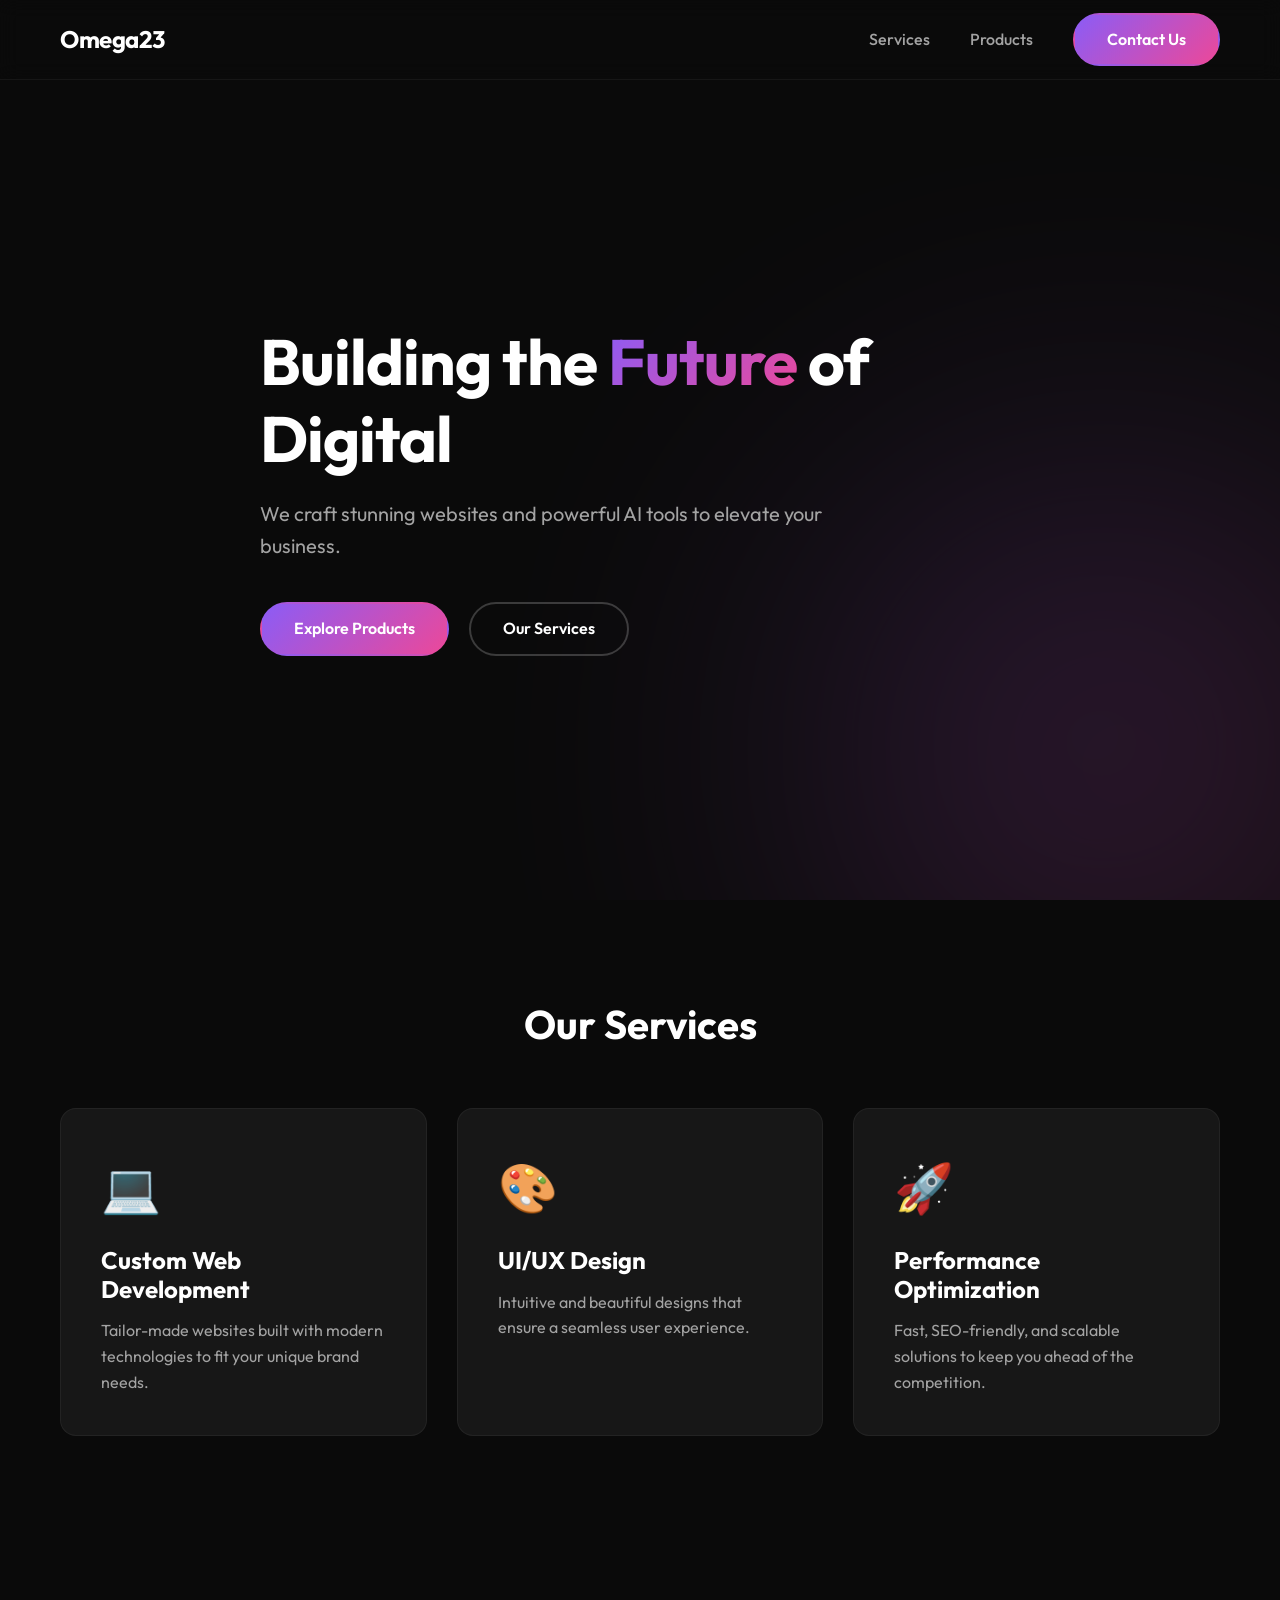
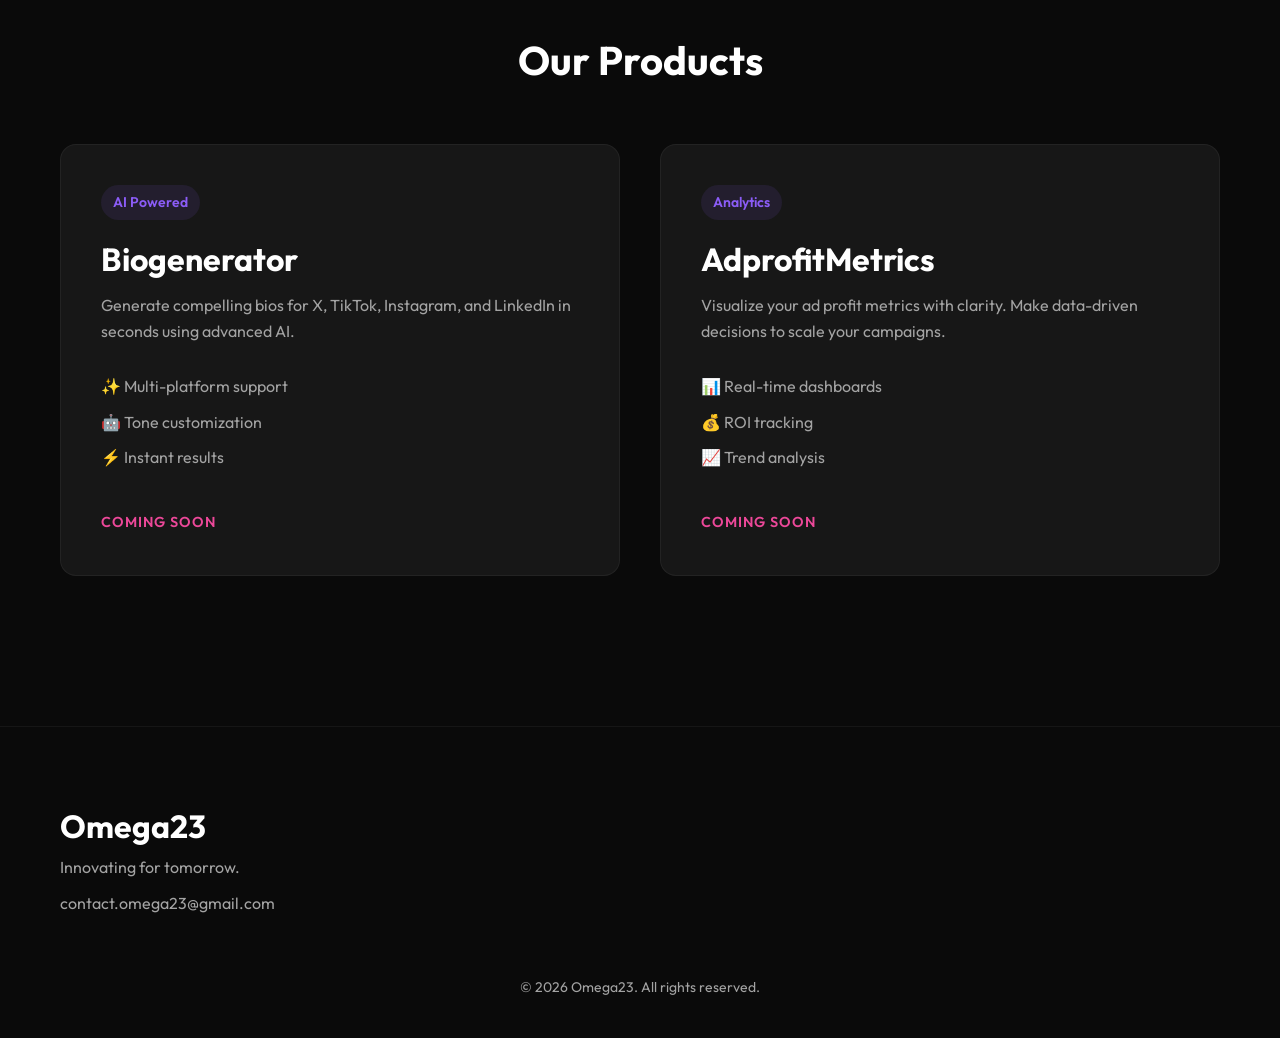
<file: index.html>
<!DOCTYPE html>
<html lang="en">

<head>
    <meta charset="UTF-8">
    <meta name="viewport" content="width=device-width, initial-scale=1.0">
    <title>Omega23 | Premium Web Development & AI Solutions</title>
    <meta name="description"
        content="Omega23 provides top-tier web development services and innovative AI tools like Biogenerator and AdprofitMetrics.">
    <link rel="preconnect" href="https://fonts.googleapis.com">
    <link rel="preconnect" href="https://fonts.gstatic.com" crossorigin>
    <link href="https://fonts.googleapis.com/css2?family=Outfit:wght@300;400;600;700&display=swap" rel="stylesheet">
    <link rel="stylesheet" href="style.css?v=3">
</head>

<body>
    <nav class="navbar">
        <div class="container nav-container">
            <a href="#" class="logo">Omega23</a>
            <ul class="nav-links">
                <li><a href="#services">Services</a></li>
                <li><a href="#products">Products</a></li>
                <li><a href="#contact" class="btn-primary">Contact Us</a></li>
            </ul>
            <div class="hamburger">
                <span></span>
                <span></span>
                <span></span>
            </div>
        </div>
    </nav>

    <header class="hero">
        <div class="container hero-content">
            <h1 class="hero-title">Building the <span class="gradient-text">Future</span> of Digital</h1>
            <p class="hero-subtitle">We craft stunning websites and powerful AI tools to elevate your business.</p>
            <div class="hero-buttons">
                <a href="#products" class="btn-primary">Explore Products</a>
                <a href="#services" class="btn-secondary">Our Services</a>
            </div>
        </div>
        <div class="hero-background"></div>
    </header>

    <section id="services" class="section services">
        <div class="container">
            <h2 class="section-title">Our Services</h2>
            <div class="grid-3">
                <div class="card service-card">
                    <div class="icon-box">💻</div>
                    <h3>Custom Web Development</h3>
                    <p>Tailor-made websites built with modern technologies to fit your unique brand needs.</p>
                </div>
                <div class="card service-card">
                    <div class="icon-box">🎨</div>
                    <h3>UI/UX Design</h3>
                    <p>Intuitive and beautiful designs that ensure a seamless user experience.</p>
                </div>
                <div class="card service-card">
                    <div class="icon-box">🚀</div>
                    <h3>Performance Optimization</h3>
                    <p>Fast, SEO-friendly, and scalable solutions to keep you ahead of the competition.</p>
                </div>
            </div>
        </div>
    </section>

    <section id="products" class="section products">
        <div class="container">
            <h2 class="section-title">Our Products</h2>
            <div class="grid-2">
                <div class="card product-card">
                    <div class="product-content">
                        <span class="badge">AI Powered</span>
                        <h3>Biogenerator</h3>
                        <p>Generate compelling bios for X, TikTok, Instagram, and LinkedIn in seconds using advanced AI.
                        </p>
                        <ul class="feature-list">
                            <li>✨ Multi-platform support</li>
                            <li>🤖 Tone customization</li>
                            <li>⚡ Instant results</li>
                        </ul>
                        <span class="coming-soon">Coming Soon</span>
                    </div>
                </div>
                <div class="card product-card">
                    <div class="product-content">
                        <span class="badge">Analytics</span>
                        <h3>AdprofitMetrics</h3>
                        <p>Visualize your ad profit metrics with clarity. Make data-driven decisions to scale your
                            campaigns.</p>
                        <ul class="feature-list">
                            <li>📊 Real-time dashboards</li>
                            <li>💰 ROI tracking</li>
                            <li>📈 Trend analysis</li>
                        </ul>
                        <span class="coming-soon">Coming Soon</span>
                    </div>
                </div>
            </div>
        </div>
    </section>

    <footer id="contact" class="footer">
        <div class="container footer-content">
            <div class="footer-brand">
                <h2>Omega23</h2>
                <p>Innovating for tomorrow.</p>
                <p style="margin-top: 10px;"><a href="mailto:contact.omega23@gmail.com">contact.omega23@gmail.com</a>
                </p>
            </div>

        </div>
        <div class="footer-bottom">
            <p>&copy; <span id="year">2025</span> Omega23. All rights reserved.</p>
        </div>
    </footer>

    <script src="script.js"></script>
</body>

</html>
</file>
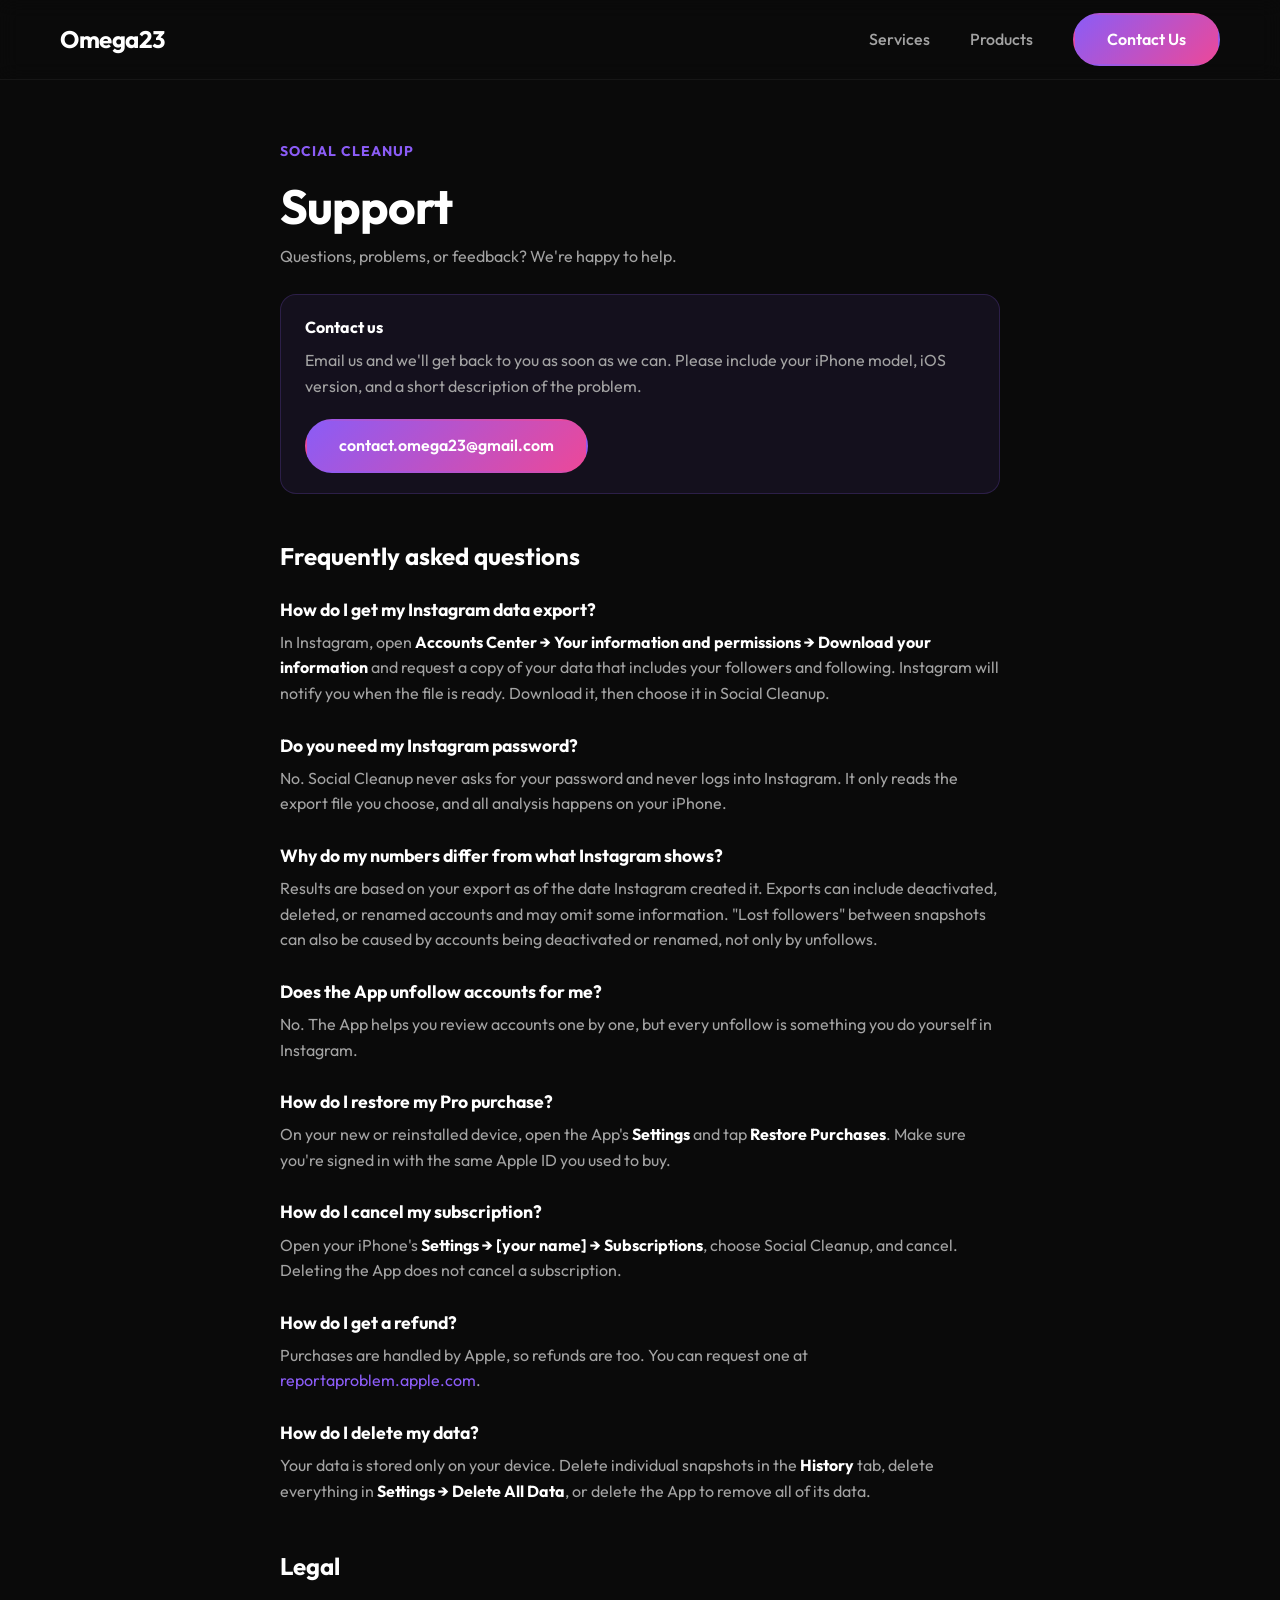
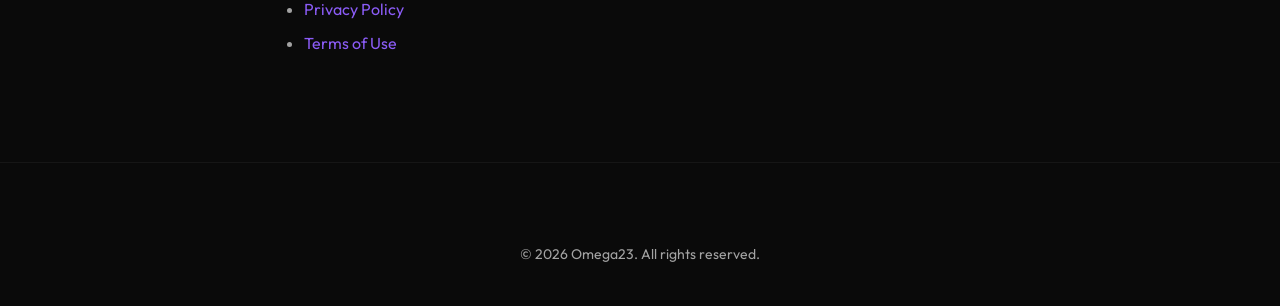
<file: support/index.html>
<!DOCTYPE html>
<html lang="en">

<head>
    <meta charset="UTF-8">
    <meta name="viewport" content="width=device-width, initial-scale=1.0">
    <title>Support | Social Cleanup | Omega23</title>
    <meta name="description" content="Help and support for the Social Cleanup iOS app by Omega23.">
    <link rel="preconnect" href="https://fonts.googleapis.com">
    <link rel="preconnect" href="https://fonts.gstatic.com" crossorigin>
    <link href="https://fonts.googleapis.com/css2?family=Outfit:wght@300;400;600;700&display=swap" rel="stylesheet">
    <link rel="stylesheet" href="/style.css?v=3">
</head>

<body>
    <nav class="navbar">
        <div class="container nav-container">
            <a href="/" class="logo">Omega23</a>
            <ul class="nav-links">
                <li><a href="/#services">Services</a></li>
                <li><a href="/#products">Products</a></li>
                <li><a href="/#contact" class="btn-primary">Contact Us</a></li>
            </ul>
            <div class="hamburger">
                <span></span>
                <span></span>
                <span></span>
            </div>
        </div>
    </nav>

    <main class="legal">
        <p class="legal-eyebrow">Social Cleanup</p>
        <h1>Support</h1>
        <p class="legal-meta">Questions, problems, or feedback? We&apos;re happy to help.</p>

        <div class="legal-callout">
            <strong>Contact us</strong>
            <p>
                Email us and we&apos;ll get back to you as soon as we can. Please include your iPhone model, iOS version,
                and a short description of the problem.
            </p>
            <a href="mailto:contact.omega23@gmail.com?subject=Social%20Cleanup%20Support"
                class="btn-primary">contact.omega23@gmail.com</a>
        </div>

        <h2>Frequently asked questions</h2>

        <h3>How do I get my Instagram data export?</h3>
        <p>
            In Instagram, open <strong>Accounts Center → Your information and permissions → Download your
                information</strong> and request a copy of your data that includes your followers and following.
            Instagram will notify you when the file is ready. Download it, then choose it in Social Cleanup.
        </p>

        <h3>Do you need my Instagram password?</h3>
        <p>
            No. Social Cleanup never asks for your password and never logs into Instagram. It only reads the export file
            you choose, and all analysis happens on your iPhone.
        </p>

        <h3>Why do my numbers differ from what Instagram shows?</h3>
        <p>
            Results are based on your export as of the date Instagram created it. Exports can include deactivated,
            deleted, or renamed accounts and may omit some information. &quot;Lost followers&quot; between snapshots can
            also be caused by accounts being deactivated or renamed, not only by unfollows.
        </p>

        <h3>Does the App unfollow accounts for me?</h3>
        <p>
            No. The App helps you review accounts one by one, but every unfollow is something you do yourself in
            Instagram.
        </p>

        <h3>How do I restore my Pro purchase?</h3>
        <p>
            On your new or reinstalled device, open the App&apos;s <strong>Settings</strong> and tap <strong>Restore
                Purchases</strong>. Make sure you&apos;re signed in with the same Apple ID you used to buy.
        </p>

        <h3>How do I cancel my subscription?</h3>
        <p>
            Open your iPhone&apos;s <strong>Settings → [your name] → Subscriptions</strong>, choose Social Cleanup, and
            cancel. Deleting the App does not cancel a subscription.
        </p>

        <h3>How do I get a refund?</h3>
        <p>
            Purchases are handled by Apple, so refunds are too. You can request one at
            <a href="https://reportaproblem.apple.com">reportaproblem.apple.com</a>.
        </p>

        <h3>How do I delete my data?</h3>
        <p>
            Your data is stored only on your device. Delete individual snapshots in the <strong>History</strong> tab,
            delete everything in <strong>Settings → Delete All Data</strong>, or delete the App to remove all of its
            data.
        </p>

        <h2>Legal</h2>
        <ul>
            <li><a href="/legal/socialclean/privacy">Privacy Policy</a></li>
            <li><a href="/legal/socialclean/terms">Terms of Use</a></li>
        </ul>
    </main>

    <footer class="footer">
        <div class="footer-bottom">
            <p>&copy; <span id="year">2026</span> Omega23. All rights reserved.</p>
        </div>
    </footer>

    <script src="/script.js"></script>
</body>

</html>
</file>
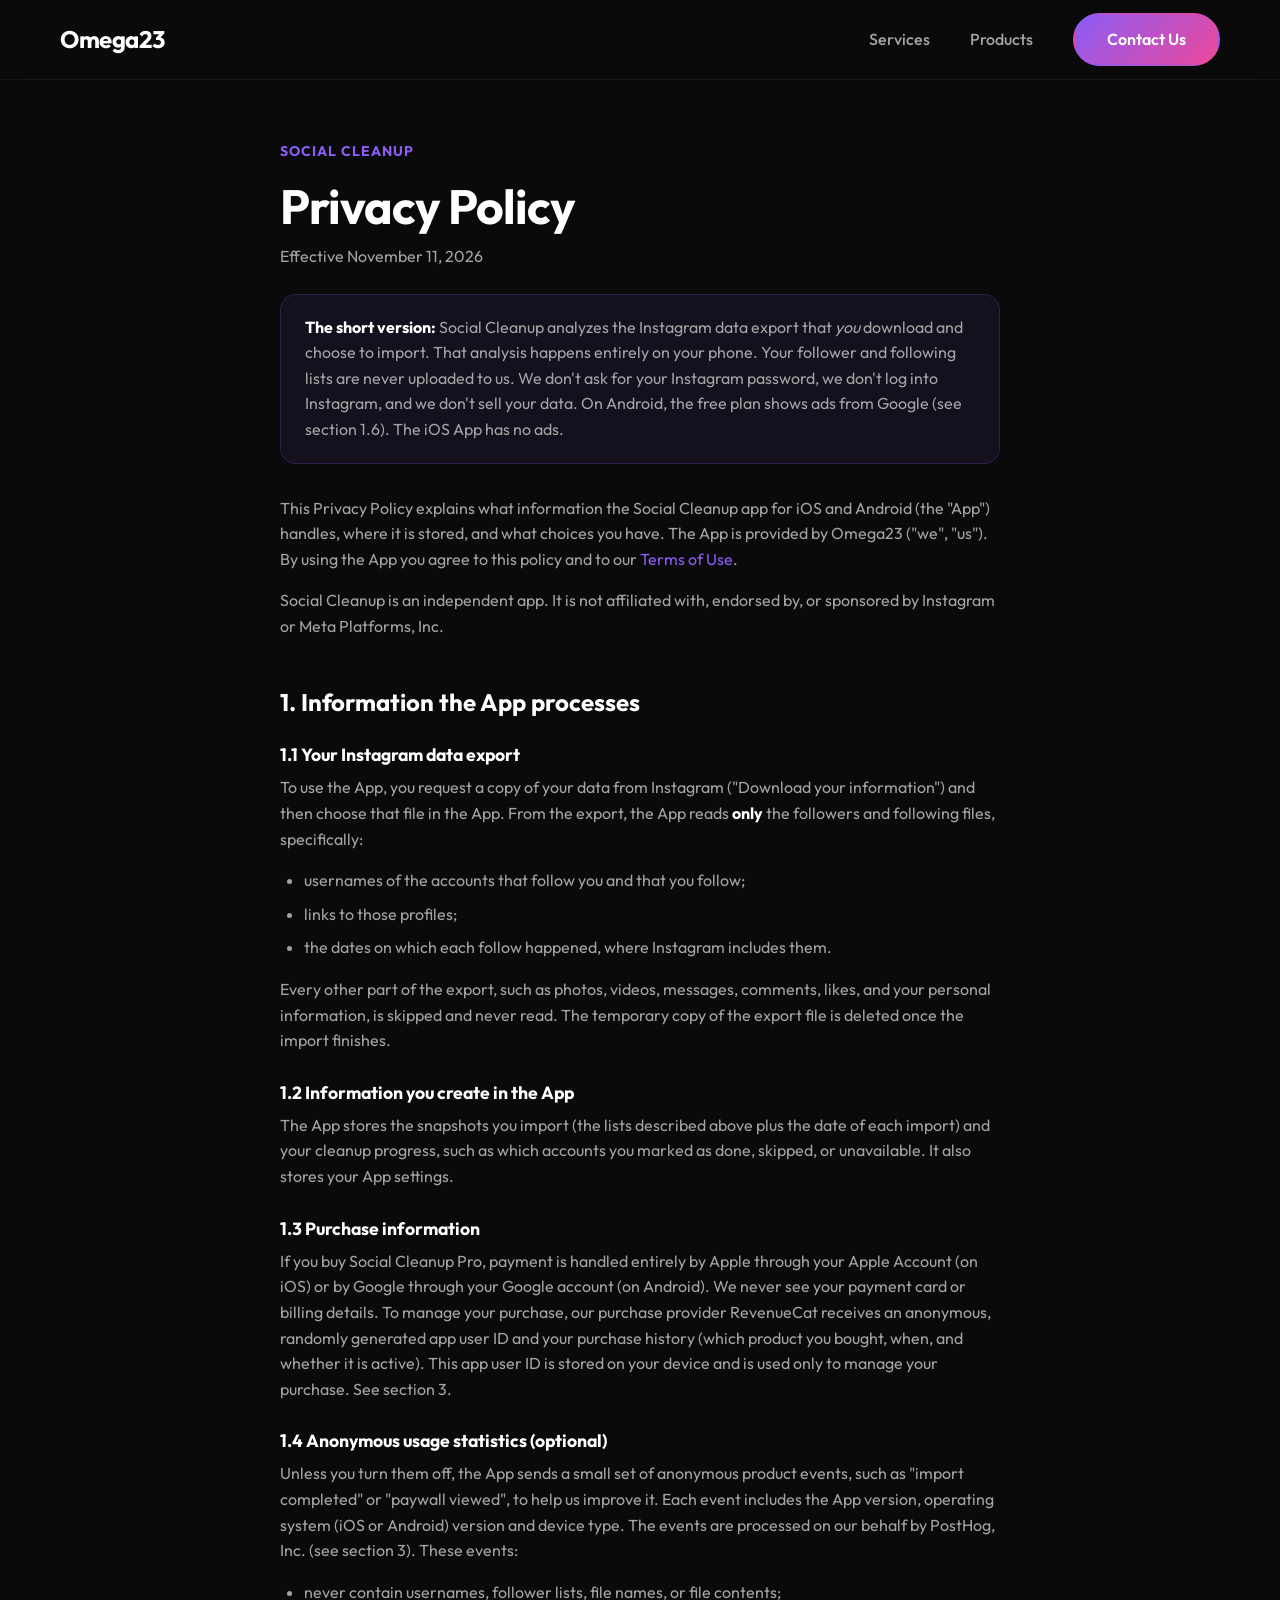
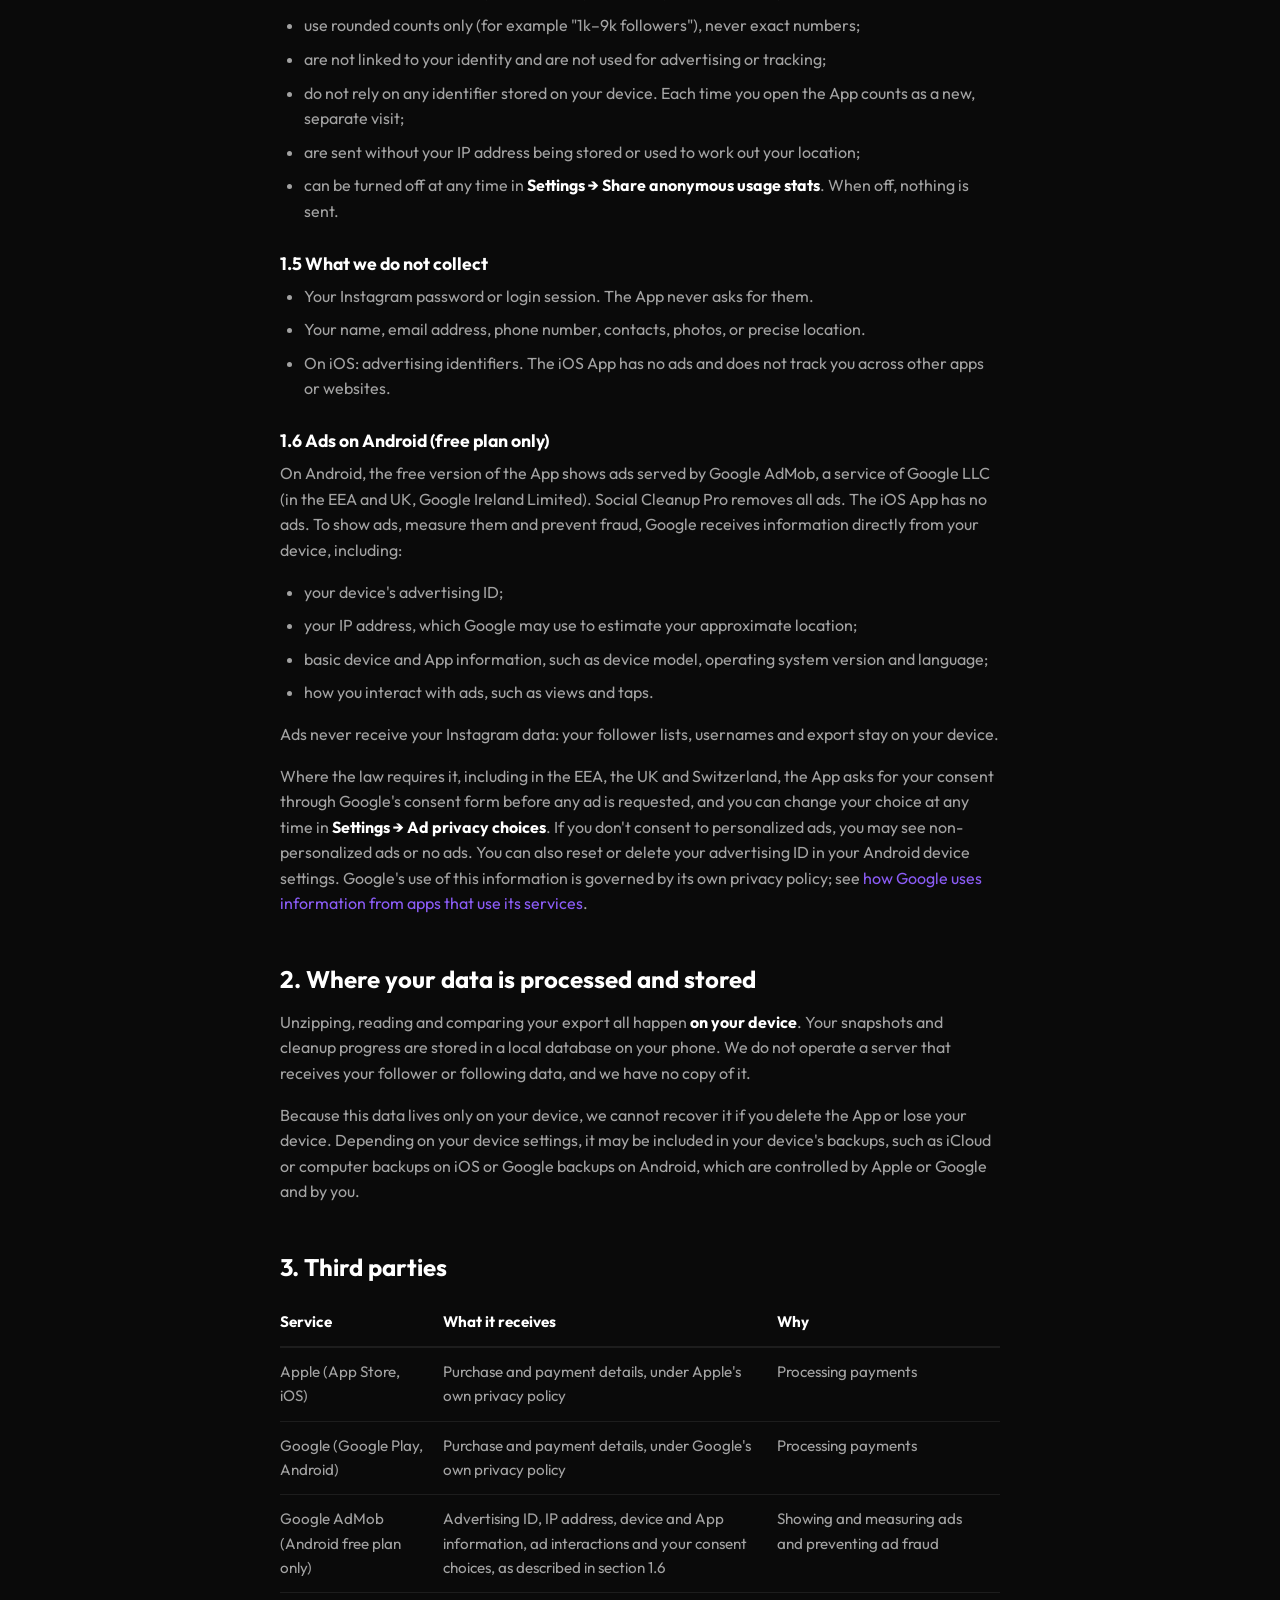
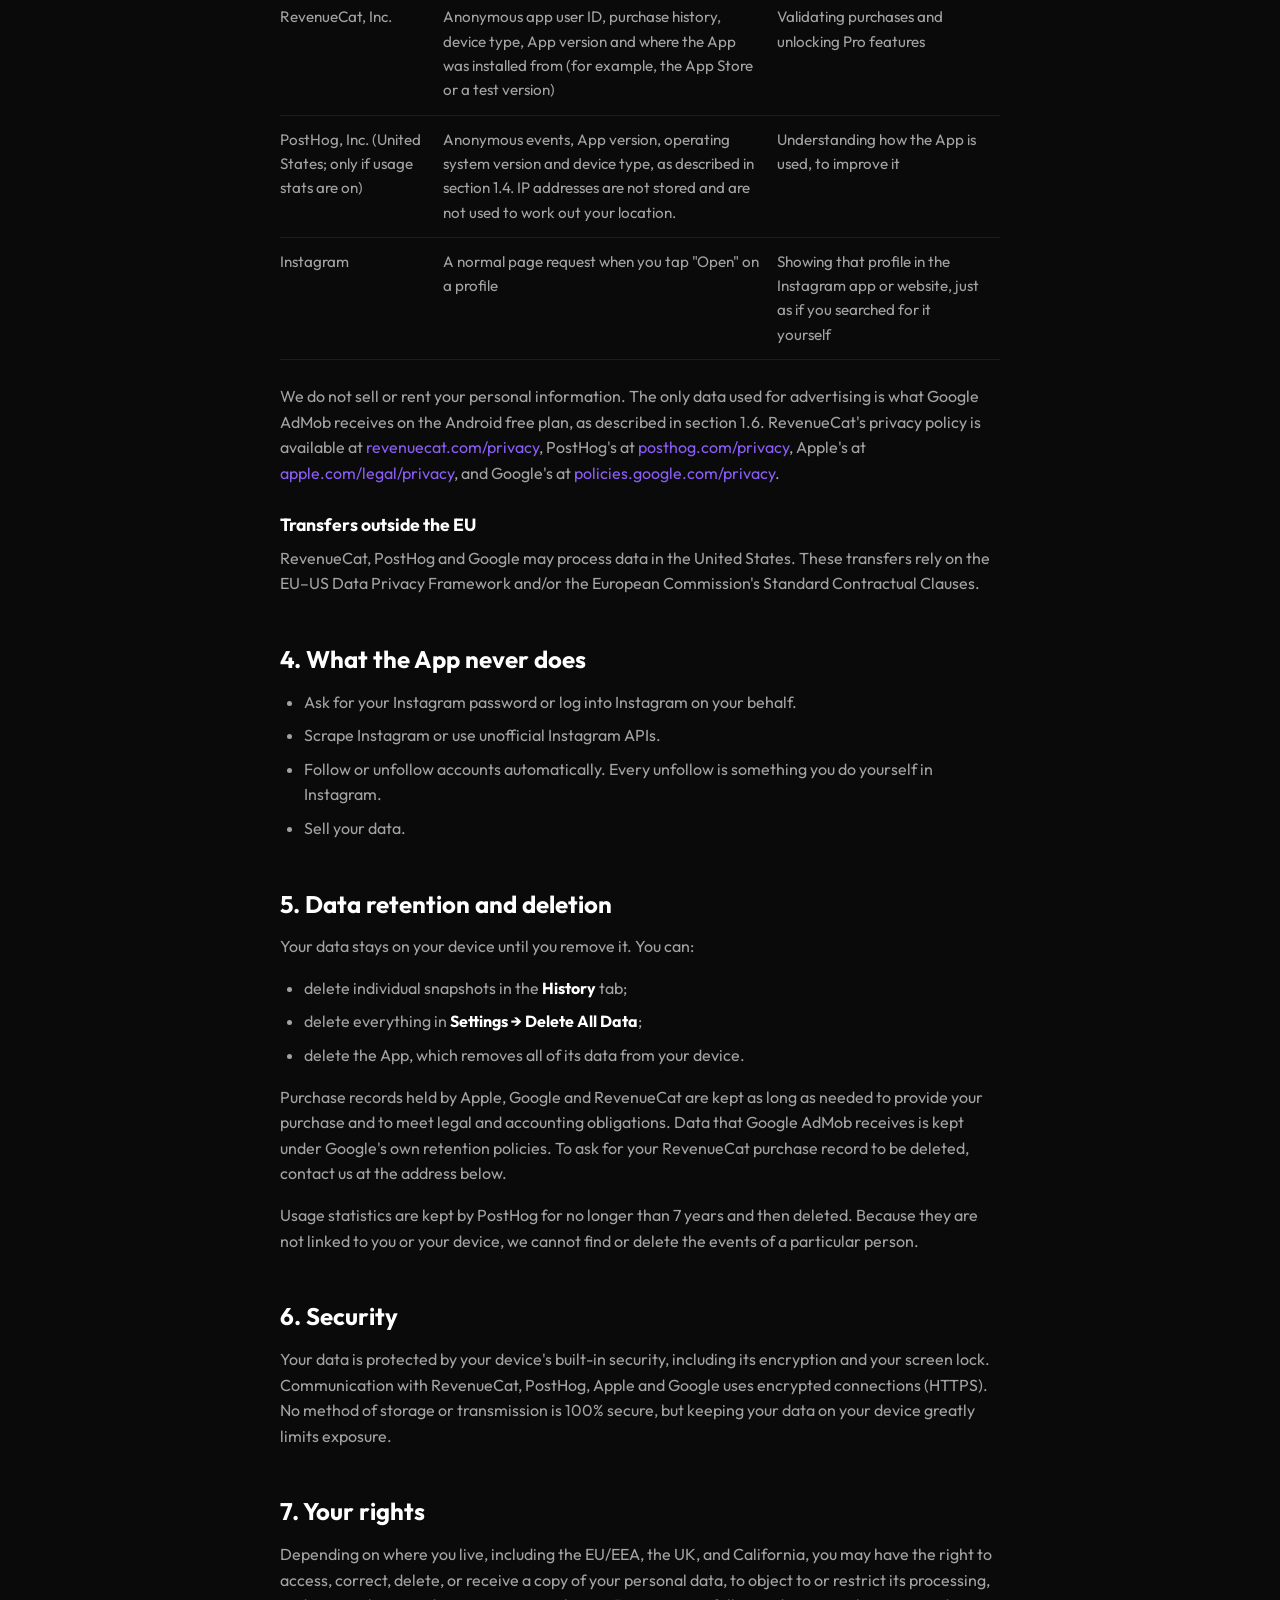
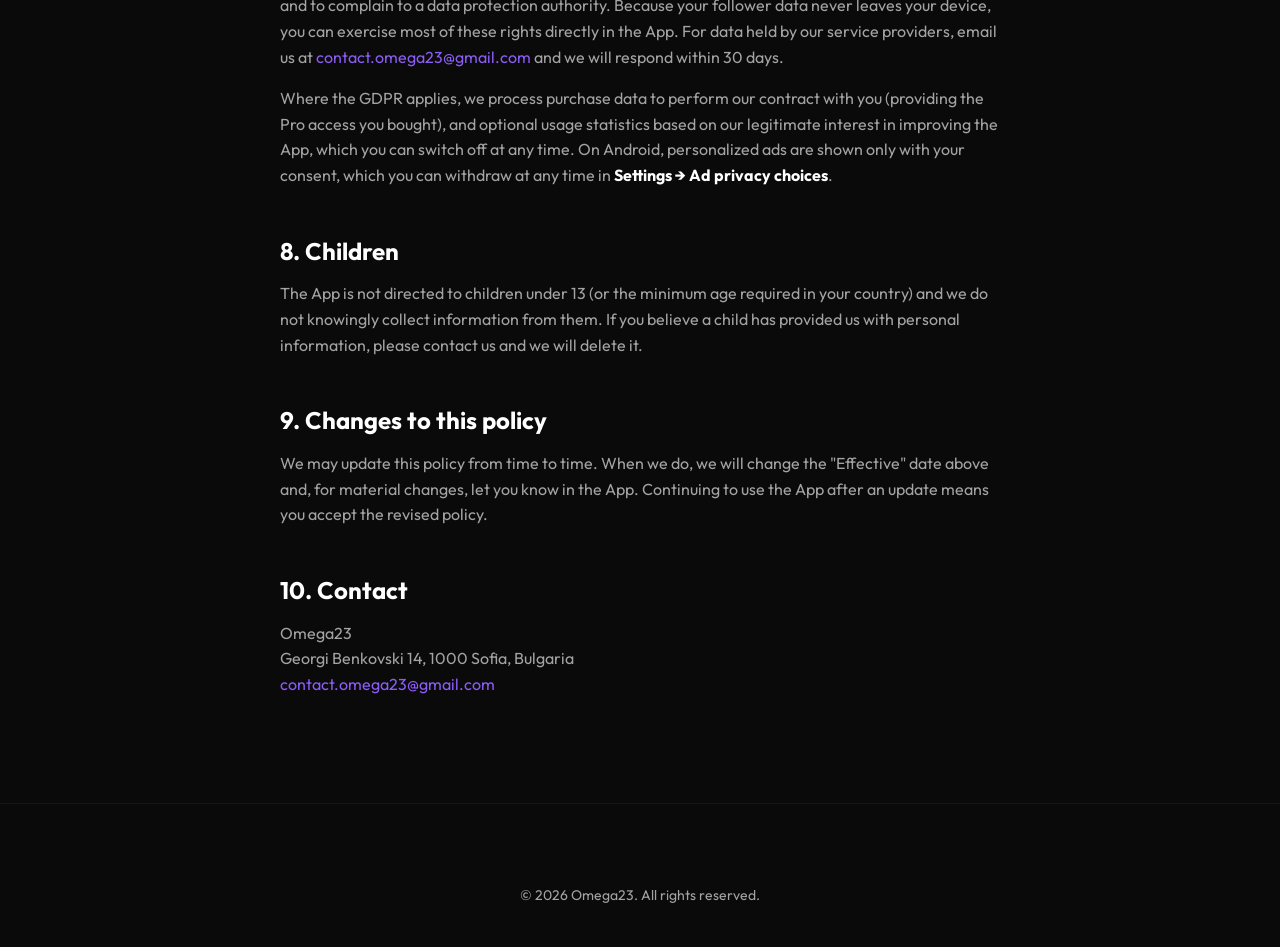
<file: legal/socialclean/privacy/index.html>
<!DOCTYPE html>
<html lang="en">

<head>
    <meta charset="UTF-8">
    <meta name="viewport" content="width=device-width, initial-scale=1.0">
    <title>Privacy Policy | Social Cleanup | Omega23</title>
    <meta name="description" content="Privacy Policy for the Social Cleanup app for iOS and Android by Omega23.">
    <link rel="preconnect" href="https://fonts.googleapis.com">
    <link rel="preconnect" href="https://fonts.gstatic.com" crossorigin>
    <link href="https://fonts.googleapis.com/css2?family=Outfit:wght@300;400;600;700&display=swap" rel="stylesheet">
    <link rel="stylesheet" href="/style.css?v=3">
</head>

<body>
    <nav class="navbar">
        <div class="container nav-container">
            <a href="/" class="logo">Omega23</a>
            <ul class="nav-links">
                <li><a href="/#services">Services</a></li>
                <li><a href="/#products">Products</a></li>
                <li><a href="/#contact" class="btn-primary">Contact Us</a></li>
            </ul>
            <div class="hamburger">
                <span></span>
                <span></span>
                <span></span>
            </div>
        </div>
    </nav>

    <main class="legal">
        <p class="legal-eyebrow">Social Cleanup</p>
        <h1>Privacy Policy</h1>
        <p class="legal-meta">Effective November 11, 2026</p>

        <div class="legal-callout">
            <strong>The short version:</strong> Social Cleanup analyzes the Instagram data export that <em>you</em>
            download and choose to import. That analysis happens entirely on your phone. Your follower and following
            lists are never uploaded to us. We don&apos;t ask for your Instagram password, we don&apos;t log into
            Instagram, and we don&apos;t sell your data. On Android, the free plan shows ads from Google (see section
            1.6). The iOS App has no ads.
        </div>

        <p>
            This Privacy Policy explains what information the Social Cleanup app for iOS and Android (the
            &quot;App&quot;) handles, where
            it is stored, and what choices you have. The App is provided by Omega23 (&quot;we&quot;, &quot;us&quot;). By
            using the App you agree to this policy and to our <a href="/legal/socialclean/terms">Terms of Use</a>.
        </p>
        <p>
            Social Cleanup is an independent app. It is not affiliated with, endorsed by, or sponsored by Instagram or
            Meta Platforms, Inc.
        </p>

        <h2>1. Information the App processes</h2>

        <h3>1.1 Your Instagram data export</h3>
        <p>
            To use the App, you request a copy of your data from Instagram (&quot;Download your information&quot;) and
            then choose that file in the App. From the export, the App reads <strong>only</strong> the followers and
            following files, specifically:
        </p>
        <ul>
            <li>usernames of the accounts that follow you and that you follow;</li>
            <li>links to those profiles;</li>
            <li>the dates on which each follow happened, where Instagram includes them.</li>
        </ul>
        <p>
            Every other part of the export, such as photos, videos, messages, comments, likes, and your personal
            information, is skipped and never read. The temporary copy of the export file is deleted once the import
            finishes.
        </p>

        <h3>1.2 Information you create in the App</h3>
        <p>
            The App stores the snapshots you import (the lists described above plus the date of each import) and your
            cleanup progress, such as which accounts you marked as done, skipped, or unavailable. It also stores your App
            settings.
        </p>

        <h3>1.3 Purchase information</h3>
        <p>
            If you buy Social Cleanup Pro, payment is handled entirely by Apple through your Apple Account (on iOS) or by
            Google through your Google account (on Android). We never see your payment card or billing details. To manage
            your purchase, our purchase provider RevenueCat receives an anonymous, randomly generated app user ID and
            your purchase history (which product you bought, when, and whether it is active). This app user ID is stored
            on your device and is used only to manage your purchase. See section 3.
        </p>

        <h3>1.4 Anonymous usage statistics (optional)</h3>
        <p>
            Unless you turn them off, the App sends a small set of anonymous product events, such as &quot;import
            completed&quot; or &quot;paywall viewed&quot;, to help us improve it. Each event includes the App version,
            operating system (iOS or Android) version and device type. The events are processed on our behalf by PostHog, Inc. (see section 3). These
            events:
        </p>
        <ul>
            <li>never contain usernames, follower lists, file names, or file contents;</li>
            <li>use rounded counts only (for example &quot;1k–9k followers&quot;), never exact numbers;</li>
            <li>are not linked to your identity and are not used for advertising or tracking;</li>
            <li>do not rely on any identifier stored on your device. Each time you open the App counts as a new, separate
                visit;</li>
            <li>are sent without your IP address being stored or used to work out your location;</li>
            <li>can be turned off at any time in <strong>Settings → Share anonymous usage stats</strong>. When off,
                nothing is sent.</li>
        </ul>

        <h3>1.5 What we do not collect</h3>
        <ul>
            <li>Your Instagram password or login session. The App never asks for them.</li>
            <li>Your name, email address, phone number, contacts, photos, or precise location.</li>
            <li>On iOS: advertising identifiers. The iOS App has no ads and does not track you across other apps or
                websites.</li>
        </ul>

        <h3>1.6 Ads on Android (free plan only)</h3>
        <p>
            On Android, the free version of the App shows ads served by Google AdMob, a service of Google LLC (in the EEA
            and UK, Google Ireland Limited). Social Cleanup Pro removes all ads. The iOS App has no ads. To show ads,
            measure them and prevent fraud, Google receives information directly from your device, including:
        </p>
        <ul>
            <li>your device&apos;s advertising ID;</li>
            <li>your IP address, which Google may use to estimate your approximate location;</li>
            <li>basic device and App information, such as device model, operating system version and language;</li>
            <li>how you interact with ads, such as views and taps.</li>
        </ul>
        <p>
            Ads never receive your Instagram data: your follower lists, usernames and export stay on your device.
        </p>
        <p>
            Where the law requires it, including in the EEA, the UK and Switzerland, the App asks for your consent through
            Google&apos;s consent form before any ad is requested, and you can change your choice at any time in
            <strong>Settings → Ad privacy choices</strong>. If you don&apos;t consent to personalized ads, you may
            see non-personalized ads or no ads. You can also reset or delete your advertising ID in your Android device
            settings. Google&apos;s use of this information is governed by its own privacy policy; see
            <a href="https://policies.google.com/technologies/partner-sites">how Google uses information from apps that
                use its services</a>.
        </p>

        <h2>2. Where your data is processed and stored</h2>
        <p>
            Unzipping, reading and comparing your export all happen <strong>on your device</strong>. Your snapshots and
            cleanup progress are stored in a local database on your phone. We do not operate a server that receives your
            follower or following data, and we have no copy of it.
        </p>
        <p>
            Because this data lives only on your device, we cannot recover it if you delete the App or lose your device.
            Depending on your device settings, it may be included in your device&apos;s backups, such as iCloud or
            computer backups on iOS or Google backups on Android, which are controlled by Apple or Google and by you.
        </p>

        <h2>3. Third parties</h2>
        <div class="legal-table-wrap">
            <table>
                <thead>
                    <tr>
                        <th>Service</th>
                        <th>What it receives</th>
                        <th>Why</th>
                    </tr>
                </thead>
                <tbody>
                    <tr>
                        <td>Apple (App Store, iOS)</td>
                        <td>Purchase and payment details, under Apple&apos;s own privacy policy</td>
                        <td>Processing payments</td>
                    </tr>
                    <tr>
                        <td>Google (Google Play, Android)</td>
                        <td>Purchase and payment details, under Google&apos;s own privacy policy</td>
                        <td>Processing payments</td>
                    </tr>
                    <tr>
                        <td>Google AdMob (Android free plan only)</td>
                        <td>Advertising ID, IP address, device and App information, ad interactions and your consent
                            choices, as described in section 1.6</td>
                        <td>Showing and measuring ads and preventing ad fraud</td>
                    </tr>
                    <tr>
                        <td>RevenueCat, Inc.</td>
                        <td>Anonymous app user ID, purchase history, device type, App version and where the App was
                            installed from (for example, the App Store or a test version)</td>
                        <td>Validating purchases and unlocking Pro features</td>
                    </tr>
                    <tr>
                        <td>PostHog, Inc. (United States; only if usage stats are on)</td>
                        <td>Anonymous events, App version, operating system version and device type, as described in
                            section 1.4.
                            IP addresses are not stored and are not used to work out your location.</td>
                        <td>Understanding how the App is used, to improve it</td>
                    </tr>
                    <tr>
                        <td>Instagram</td>
                        <td>A normal page request when you tap &quot;Open&quot; on a profile</td>
                        <td>Showing that profile in the Instagram app or website, just as if you searched for it
                            yourself</td>
                    </tr>
                </tbody>
            </table>
        </div>
        <p>
            We do not sell or rent your personal information. The only data used for advertising is what Google AdMob
            receives on the Android free plan, as described in section 1.6. RevenueCat&apos;s privacy policy
            is available at <a href="https://www.revenuecat.com/privacy">revenuecat.com/privacy</a>, PostHog&apos;s at
            <a href="https://posthog.com/privacy">posthog.com/privacy</a>, Apple&apos;s at
            <a href="https://www.apple.com/legal/privacy/">apple.com/legal/privacy</a>, and Google&apos;s at
            <a href="https://policies.google.com/privacy">policies.google.com/privacy</a>.
        </p>

        <h3>Transfers outside the EU</h3>
        <p>
            RevenueCat, PostHog and Google may process data in the United States. These transfers rely on the EU–US Data
            Privacy Framework and/or the European Commission&apos;s Standard Contractual Clauses.
        </p>

        <h2>4. What the App never does</h2>
        <ul>
            <li>Ask for your Instagram password or log into Instagram on your behalf.</li>
            <li>Scrape Instagram or use unofficial Instagram APIs.</li>
            <li>Follow or unfollow accounts automatically. Every unfollow is something you do yourself in Instagram.</li>
            <li>Sell your data.</li>
        </ul>

        <h2>5. Data retention and deletion</h2>
        <p>Your data stays on your device until you remove it. You can:</p>
        <ul>
            <li>delete individual snapshots in the <strong>History</strong> tab;</li>
            <li>delete everything in <strong>Settings → Delete All Data</strong>;</li>
            <li>delete the App, which removes all of its data from your device.</li>
        </ul>
        <p>
            Purchase records held by Apple, Google and RevenueCat are kept as long as needed to provide your purchase and
            to meet legal and accounting obligations. Data that Google AdMob receives is kept under Google&apos;s own
            retention policies. To ask for your RevenueCat purchase record to be deleted, contact us
            at the address below.
        </p>
        <p>
            Usage statistics are kept by PostHog for no longer than 7 years and then deleted. Because they are not
            linked to you or your device, we cannot find or delete the events of a particular person.
        </p>

        <h2>6. Security</h2>
        <p>
            Your data is protected by your device&apos;s built-in security, including its encryption and your screen
            lock. Communication with RevenueCat, PostHog, Apple and Google uses encrypted connections (HTTPS). No method of storage or
            transmission is 100% secure, but keeping your data on your device greatly limits exposure.
        </p>

        <h2>7. Your rights</h2>
        <p>
            Depending on where you live, including the EU/EEA, the UK, and California, you may have the right to access,
            correct, delete, or receive a copy of your personal data, to object to or restrict its processing, and to
            complain to a data protection authority. Because your follower data never leaves your device, you can
            exercise most of these rights directly in the App. For data held by our service providers, email us at
            <a href="mailto:contact.omega23@gmail.com">contact.omega23@gmail.com</a> and we will respond within 30 days.
        </p>
        <p>
            Where the GDPR applies, we process purchase data to perform our contract with you (providing the Pro access
            you bought), and optional usage statistics based on our legitimate interest in improving the App, which you
            can switch off at any time. On Android, personalized ads are shown only with your consent, which you can
            withdraw at any time in <strong>Settings → Ad privacy choices</strong>.
        </p>

        <h2>8. Children</h2>
        <p>
            The App is not directed to children under 13 (or the minimum age required in your country) and we do not
            knowingly collect information from them. If you believe a child has provided us with personal information,
            please contact us and we will delete it.
        </p>

        <h2>9. Changes to this policy</h2>
        <p>
            We may update this policy from time to time. When we do, we will change the &quot;Effective&quot; date above
            and, for material changes, let you know in the App. Continuing to use the App after an update means you
            accept the revised policy.
        </p>

        <h2>10. Contact</h2>
        <p>
            Omega23
            <br>
            Georgi Benkovski 14, 1000 Sofia, Bulgaria
            <br>
            <a href="mailto:contact.omega23@gmail.com">contact.omega23@gmail.com</a>
        </p>
    </main>

    <footer class="footer">
        <div class="footer-bottom">
            <p>&copy; <span id="year">2026</span> Omega23. All rights reserved.</p>
        </div>
    </footer>

    <script src="/script.js"></script>
</body>

</html>
</file>
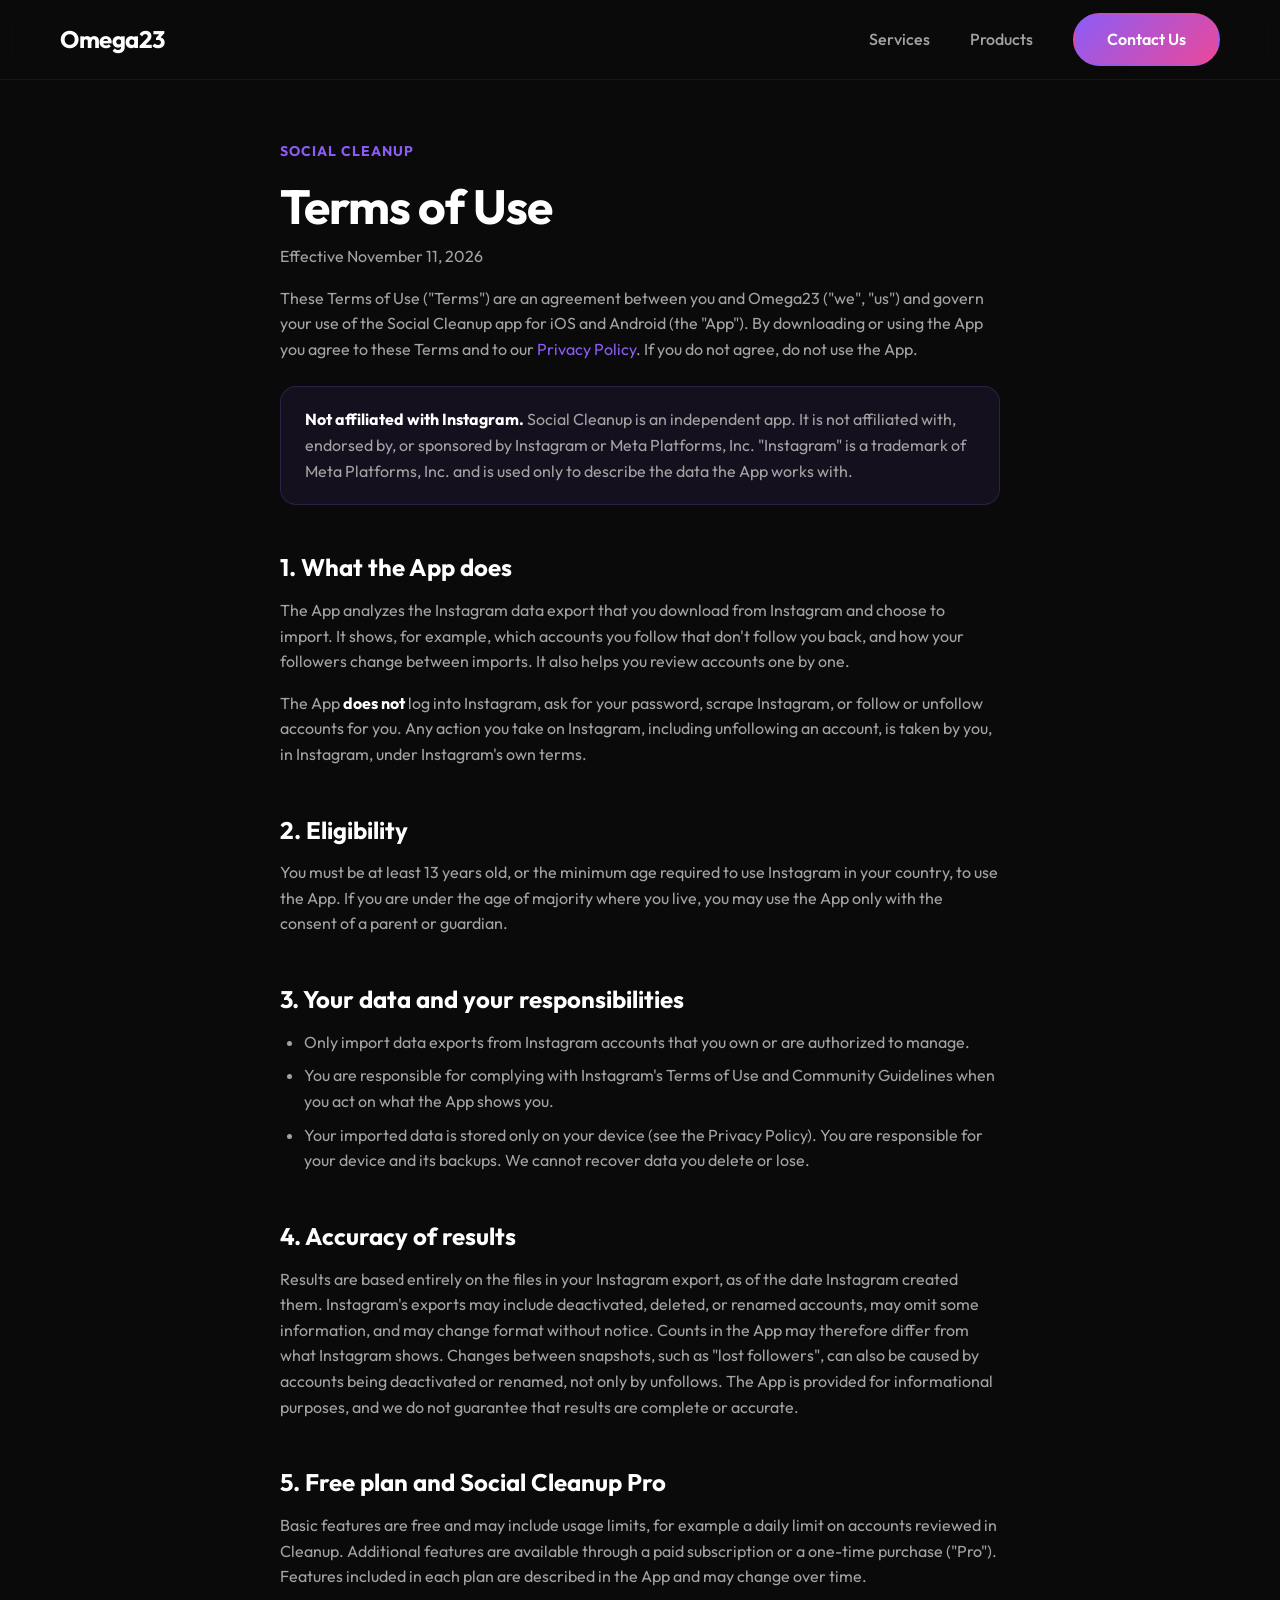
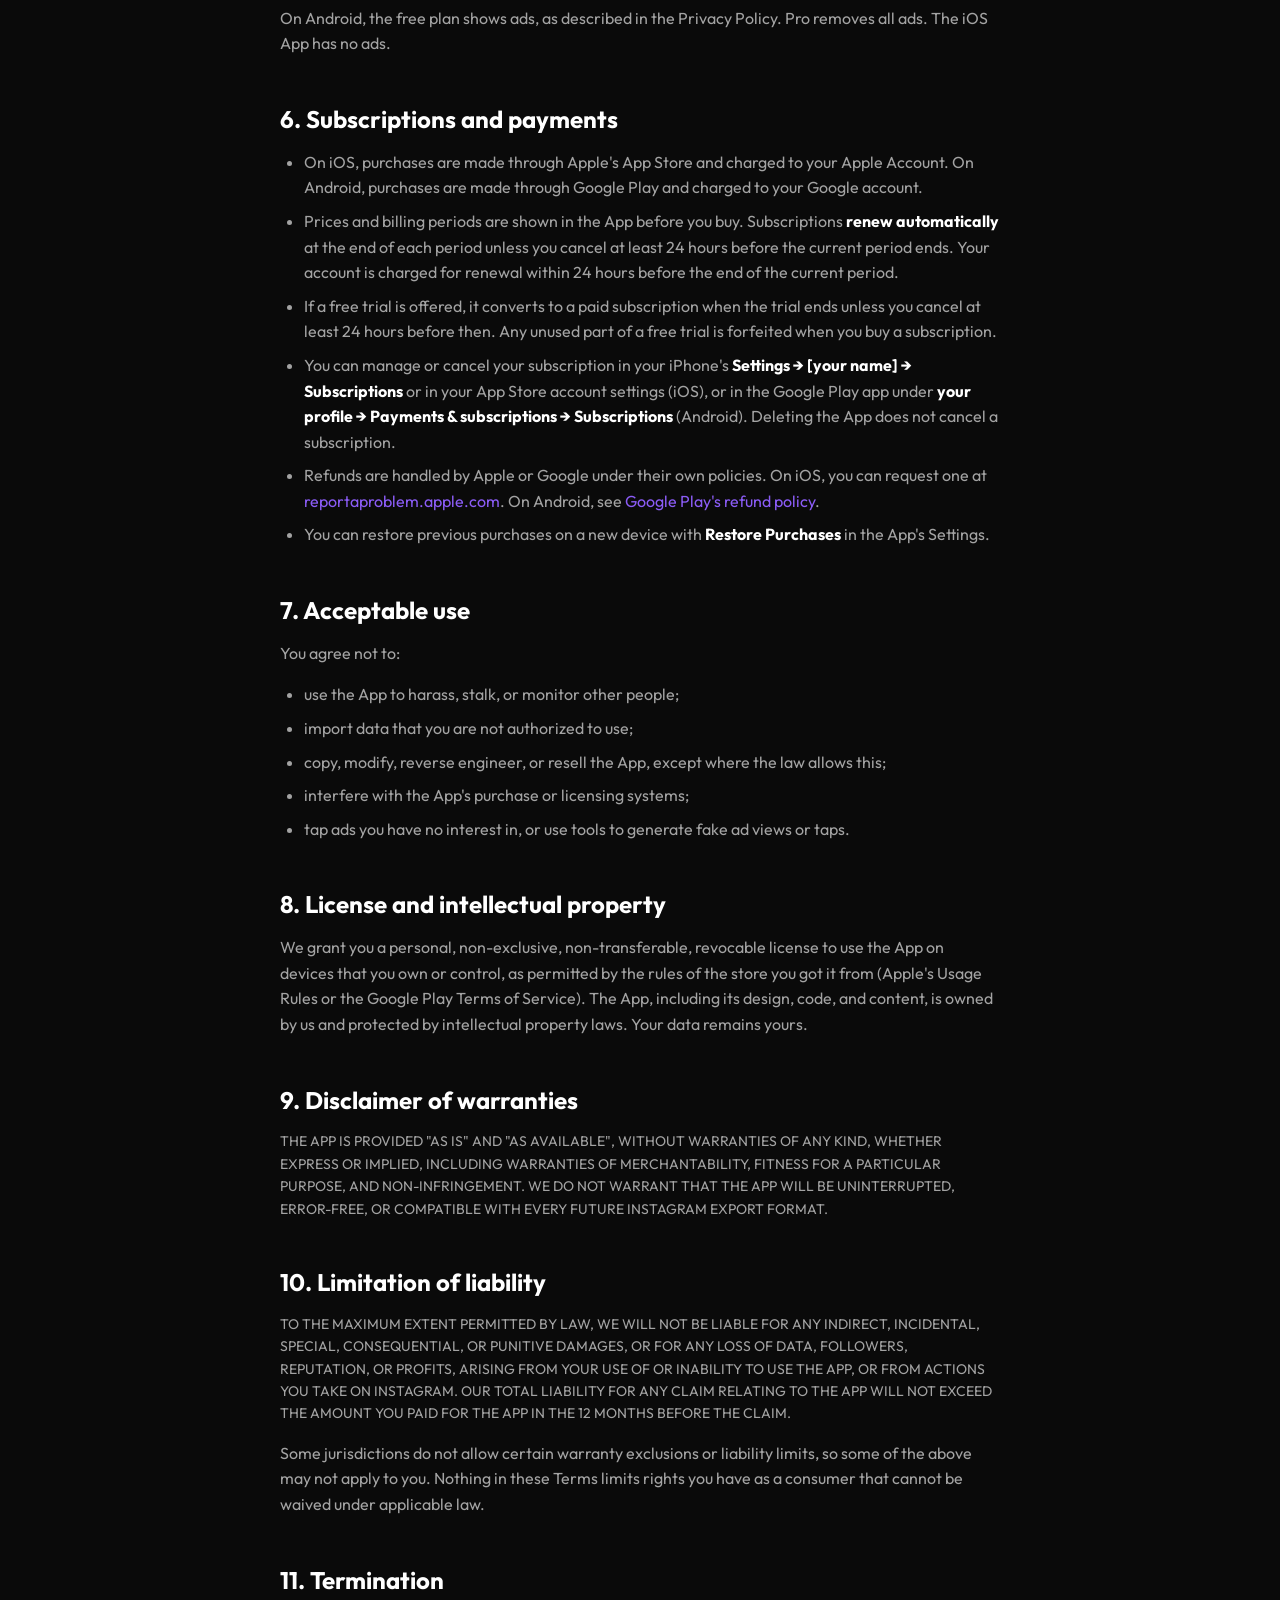
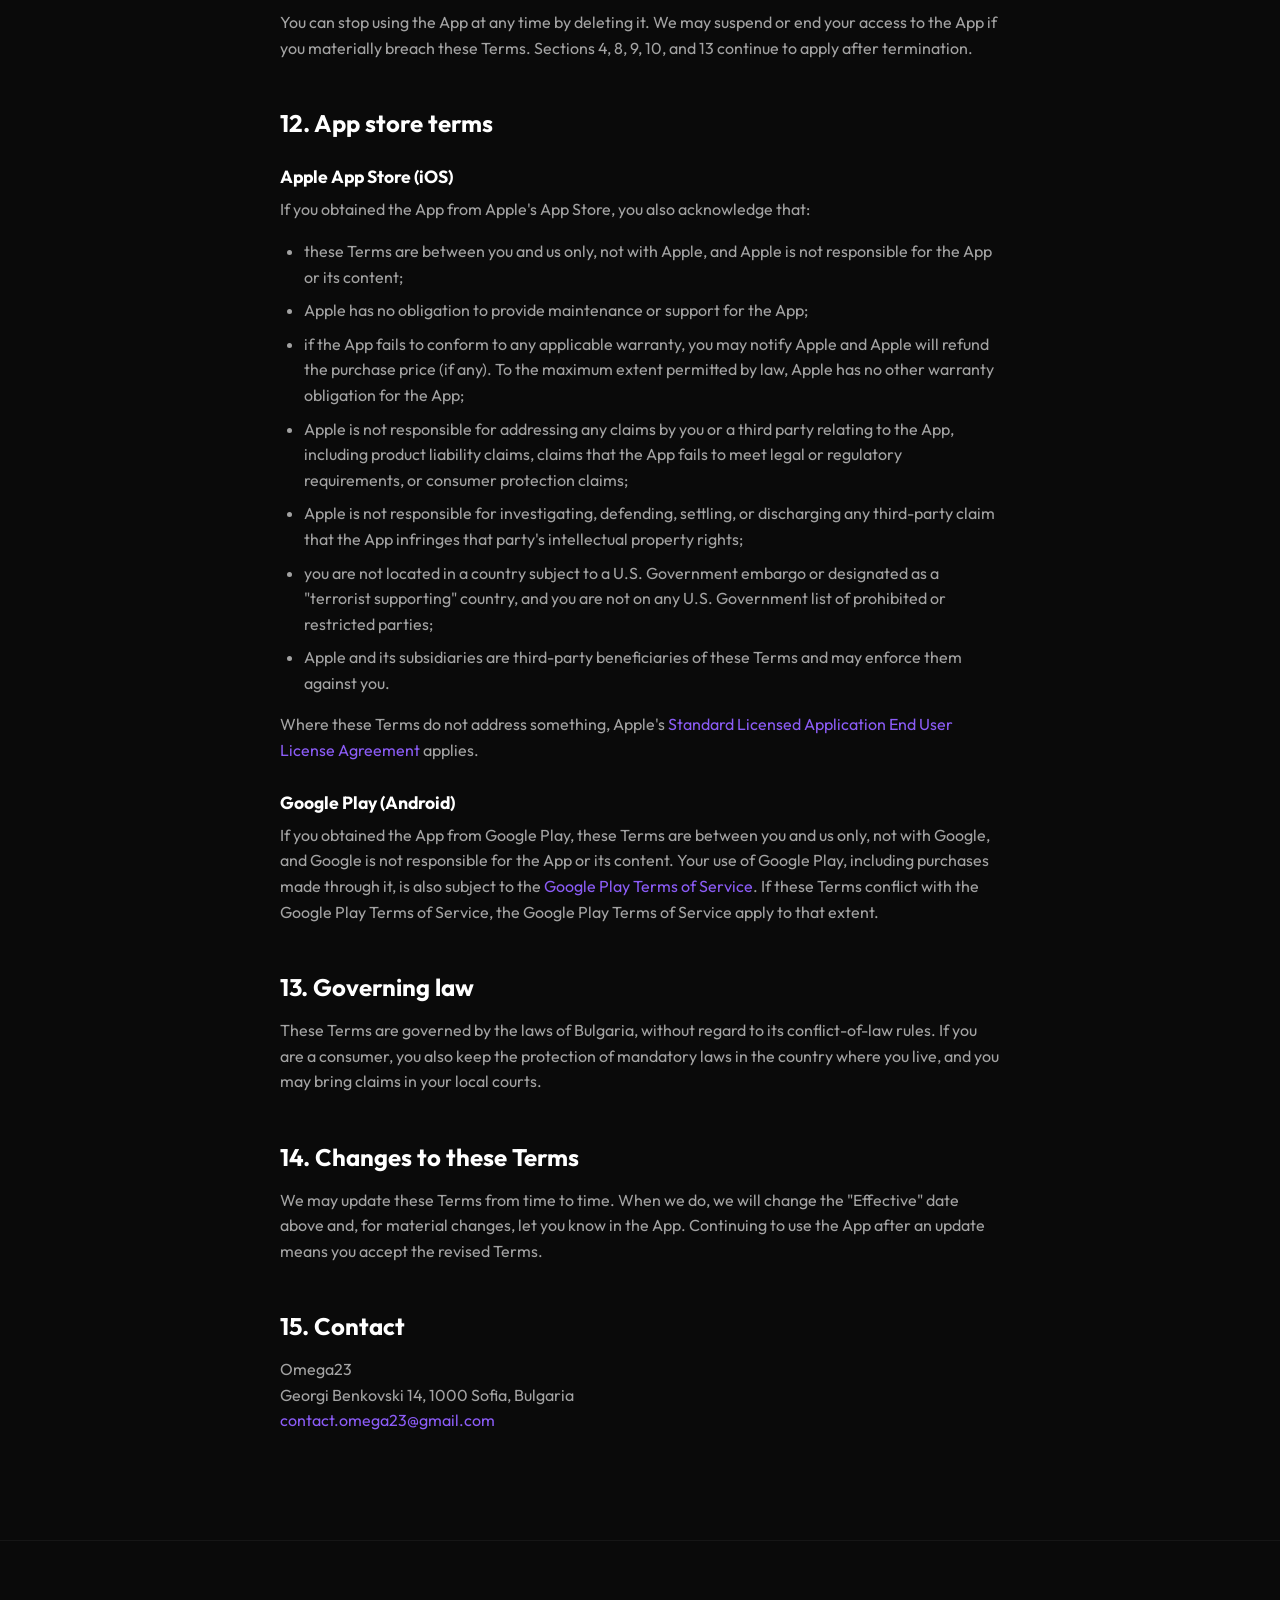
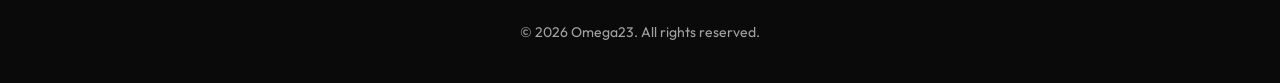
<file: legal/socialclean/terms/index.html>
<!DOCTYPE html>
<html lang="en">

<head>
    <meta charset="UTF-8">
    <meta name="viewport" content="width=device-width, initial-scale=1.0">
    <title>Terms of Use | Social Cleanup | Omega23</title>
    <meta name="description" content="Terms of Use for the Social Cleanup app for iOS and Android by Omega23.">
    <link rel="preconnect" href="https://fonts.googleapis.com">
    <link rel="preconnect" href="https://fonts.gstatic.com" crossorigin>
    <link href="https://fonts.googleapis.com/css2?family=Outfit:wght@300;400;600;700&display=swap" rel="stylesheet">
    <link rel="stylesheet" href="/style.css?v=3">
</head>

<body>
    <nav class="navbar">
        <div class="container nav-container">
            <a href="/" class="logo">Omega23</a>
            <ul class="nav-links">
                <li><a href="/#services">Services</a></li>
                <li><a href="/#products">Products</a></li>
                <li><a href="/#contact" class="btn-primary">Contact Us</a></li>
            </ul>
            <div class="hamburger">
                <span></span>
                <span></span>
                <span></span>
            </div>
        </div>
    </nav>

    <main class="legal">
        <p class="legal-eyebrow">Social Cleanup</p>
        <h1>Terms of Use</h1>
        <p class="legal-meta">Effective November 11, 2026</p>

        <p>
            These Terms of Use (&quot;Terms&quot;) are an agreement between you and Omega23 (&quot;we&quot;,
            &quot;us&quot;) and govern your use of the Social Cleanup app for iOS and Android (the &quot;App&quot;). By downloading or
            using the App you agree to these Terms and to our <a href="/legal/socialclean/privacy">Privacy Policy</a>.
            If you do not agree, do not use the App.
        </p>

        <div class="legal-callout">
            <strong>Not affiliated with Instagram.</strong> Social Cleanup is an independent app. It is not affiliated
            with, endorsed by, or sponsored by Instagram or Meta Platforms, Inc. &quot;Instagram&quot; is a trademark of
            Meta Platforms, Inc. and is used only to describe the data the App works with.
        </div>

        <h2>1. What the App does</h2>
        <p>
            The App analyzes the Instagram data export that you download from Instagram and choose to import. It shows,
            for example, which accounts you follow that don&apos;t follow you back, and how your followers change between
            imports. It also helps you review accounts one by one.
        </p>
        <p>
            The App <strong>does not</strong> log into Instagram, ask for your password, scrape Instagram, or follow or
            unfollow accounts for you. Any action you take on Instagram, including unfollowing an account, is taken by
            you, in Instagram, under Instagram&apos;s own terms.
        </p>

        <h2>2. Eligibility</h2>
        <p>
            You must be at least 13 years old, or the minimum age required to use Instagram in your country, to use the
            App. If you are under the age of majority where you live, you may use the App only with the consent of a
            parent or guardian.
        </p>

        <h2>3. Your data and your responsibilities</h2>
        <ul>
            <li>Only import data exports from Instagram accounts that you own or are authorized to manage.</li>
            <li>
                You are responsible for complying with Instagram&apos;s Terms of Use and Community Guidelines when you act
                on what the App shows you.
            </li>
            <li>
                Your imported data is stored only on your device (see the Privacy Policy). You are responsible for your
                device and its backups. We cannot recover data you delete or lose.
            </li>
        </ul>

        <h2>4. Accuracy of results</h2>
        <p>
            Results are based entirely on the files in your Instagram export, as of the date Instagram created them.
            Instagram&apos;s exports may include deactivated, deleted, or renamed accounts, may omit some information,
            and may change format without notice. Counts in the App may therefore differ from what Instagram shows.
            Changes between snapshots, such as &quot;lost followers&quot;, can also be caused by accounts being
            deactivated or renamed, not only by unfollows. The App is provided for informational purposes, and we do not
            guarantee that results are complete or accurate.
        </p>

        <h2>5. Free plan and Social Cleanup Pro</h2>
        <p>
            Basic features are free and may include usage limits, for example a daily limit on accounts reviewed in
            Cleanup. Additional features are available through a paid subscription or a one-time purchase
            (&quot;Pro&quot;). Features included in each plan are described in the App and may change over time.
        </p>
        <p>
            On Android, the free plan shows ads, as described in the Privacy Policy. Pro removes all ads. The iOS App
            has no ads.
        </p>

        <h2>6. Subscriptions and payments</h2>
        <ul>
            <li>
                On iOS, purchases are made through Apple&apos;s App Store and charged to your Apple Account. On Android,
                purchases are made through Google Play and charged to your Google account.
            </li>
            <li>
                Prices and billing periods are shown in the App before you buy. Subscriptions
                <strong>renew automatically</strong> at the end of each period unless you cancel at least 24 hours
                before the current period ends. Your account is charged for renewal within 24 hours before the end of
                the current period.
            </li>
            <li>
                If a free trial is offered, it converts to a paid subscription when the trial ends unless you cancel at
                least 24 hours before then. Any unused part of a free trial is forfeited when you buy a subscription.
            </li>
            <li>
                You can manage or cancel your subscription in your iPhone&apos;s <strong>Settings → [your name] →
                    Subscriptions</strong> or in your App Store account settings (iOS), or in the Google Play app under
                <strong>your profile → Payments &amp; subscriptions → Subscriptions</strong> (Android). Deleting the
                App does not cancel a subscription.
            </li>
            <li>
                Refunds are handled by Apple or Google under their own policies. On iOS, you can request one at
                <a href="https://reportaproblem.apple.com">reportaproblem.apple.com</a>. On Android, see
                <a href="https://support.google.com/googleplay/answer/2479637">Google Play&apos;s refund policy</a>.
            </li>
            <li>
                You can restore previous purchases on a new device with <strong>Restore Purchases</strong> in the
                App&apos;s Settings.
            </li>
        </ul>

        <h2>7. Acceptable use</h2>
        <p>You agree not to:</p>
        <ul>
            <li>use the App to harass, stalk, or monitor other people;</li>
            <li>import data that you are not authorized to use;</li>
            <li>copy, modify, reverse engineer, or resell the App, except where the law allows this;</li>
            <li>interfere with the App&apos;s purchase or licensing systems;</li>
            <li>tap ads you have no interest in, or use tools to generate fake ad views or taps.</li>
        </ul>

        <h2>8. License and intellectual property</h2>
        <p>
            We grant you a personal, non-exclusive, non-transferable, revocable license to use the App on devices that
            you own or control, as permitted by the rules of the store you got it from (Apple&apos;s Usage Rules or the
            Google Play Terms of Service). The App, including its design, code, and
            content, is owned by us and protected by intellectual property laws. Your data remains yours.
        </p>

        <h2>9. Disclaimer of warranties</h2>
        <p class="legal-caps">
            The App is provided &quot;as is&quot; and &quot;as available&quot;, without warranties of any kind, whether
            express or implied, including warranties of merchantability, fitness for a particular purpose, and
            non-infringement. We do not warrant that the App will be uninterrupted, error-free, or compatible with every
            future Instagram export format.
        </p>

        <h2>10. Limitation of liability</h2>
        <p class="legal-caps">
            To the maximum extent permitted by law, we will not be liable for any indirect, incidental, special,
            consequential, or punitive damages, or for any loss of data, followers, reputation, or profits, arising from
            your use of or inability to use the App, or from actions you take on Instagram. Our total liability for any
            claim relating to the App will not exceed the amount you paid for the App in the 12 months before the claim.
        </p>
        <p>
            Some jurisdictions do not allow certain warranty exclusions or liability limits, so some of the above may not
            apply to you. Nothing in these Terms limits rights you have as a consumer that cannot be waived under
            applicable law.
        </p>

        <h2>11. Termination</h2>
        <p>
            You can stop using the App at any time by deleting it. We may suspend or end your access to the App if you
            materially breach these Terms. Sections 4, 8, 9, 10, and 13 continue to apply after termination.
        </p>

        <h2>12. App store terms</h2>

        <h3>Apple App Store (iOS)</h3>
        <p>If you obtained the App from Apple&apos;s App Store, you also acknowledge that:</p>
        <ul>
            <li>these Terms are between you and us only, not with Apple, and Apple is not responsible for the App or its
                content;</li>
            <li>Apple has no obligation to provide maintenance or support for the App;</li>
            <li>
                if the App fails to conform to any applicable warranty, you may notify Apple and Apple will refund the
                purchase price (if any). To the maximum extent permitted by law, Apple has no other warranty obligation
                for the App;
            </li>
            <li>
                Apple is not responsible for addressing any claims by you or a third party relating to the App, including
                product liability claims, claims that the App fails to meet legal or regulatory requirements, or consumer
                protection claims;
            </li>
            <li>
                Apple is not responsible for investigating, defending, settling, or discharging any third-party claim
                that the App infringes that party&apos;s intellectual property rights;
            </li>
            <li>
                you are not located in a country subject to a U.S. Government embargo or designated as a &quot;terrorist
                supporting&quot; country, and you are not on any U.S. Government list of prohibited or restricted
                parties;
            </li>
            <li>
                Apple and its subsidiaries are third-party beneficiaries of these Terms and may enforce them against you.
            </li>
        </ul>
        <p>
            Where these Terms do not address something, Apple&apos;s
            <a href="https://www.apple.com/legal/internet-services/itunes/dev/stdeula/">Standard Licensed Application End
                User License Agreement</a>
            applies.
        </p>

        <h3>Google Play (Android)</h3>
        <p>
            If you obtained the App from Google Play, these Terms are between you and us only, not with Google, and
            Google is not responsible for the App or its content. Your use of Google Play, including purchases made
            through it, is also subject to the
            <a href="https://play.google.com/about/play-terms/">Google Play Terms of Service</a>. If these Terms conflict
            with the Google Play Terms of Service, the Google Play Terms of Service apply to that extent.
        </p>

        <h2>13. Governing law</h2>
        <p>
            These Terms are governed by the laws of Bulgaria, without regard to its conflict-of-law rules.
            If you are a consumer, you also keep the protection of mandatory laws in the country where you live, and you
            may bring claims in your local courts.
        </p>

        <h2>14. Changes to these Terms</h2>
        <p>
            We may update these Terms from time to time. When we do, we will change the &quot;Effective&quot; date above
            and, for material changes, let you know in the App. Continuing to use the App after an update means you
            accept the revised Terms.
        </p>

        <h2>15. Contact</h2>
        <p>
            Omega23
            <br>
            Georgi Benkovski 14, 1000 Sofia, Bulgaria
            <br>
            <a href="mailto:contact.omega23@gmail.com">contact.omega23@gmail.com</a>
        </p>
    </main>

    <footer class="footer">
        <div class="footer-bottom">
            <p>&copy; <span id="year">2026</span> Omega23. All rights reserved.</p>
        </div>
    </footer>

    <script src="/script.js"></script>
</body>

</html>
</file>
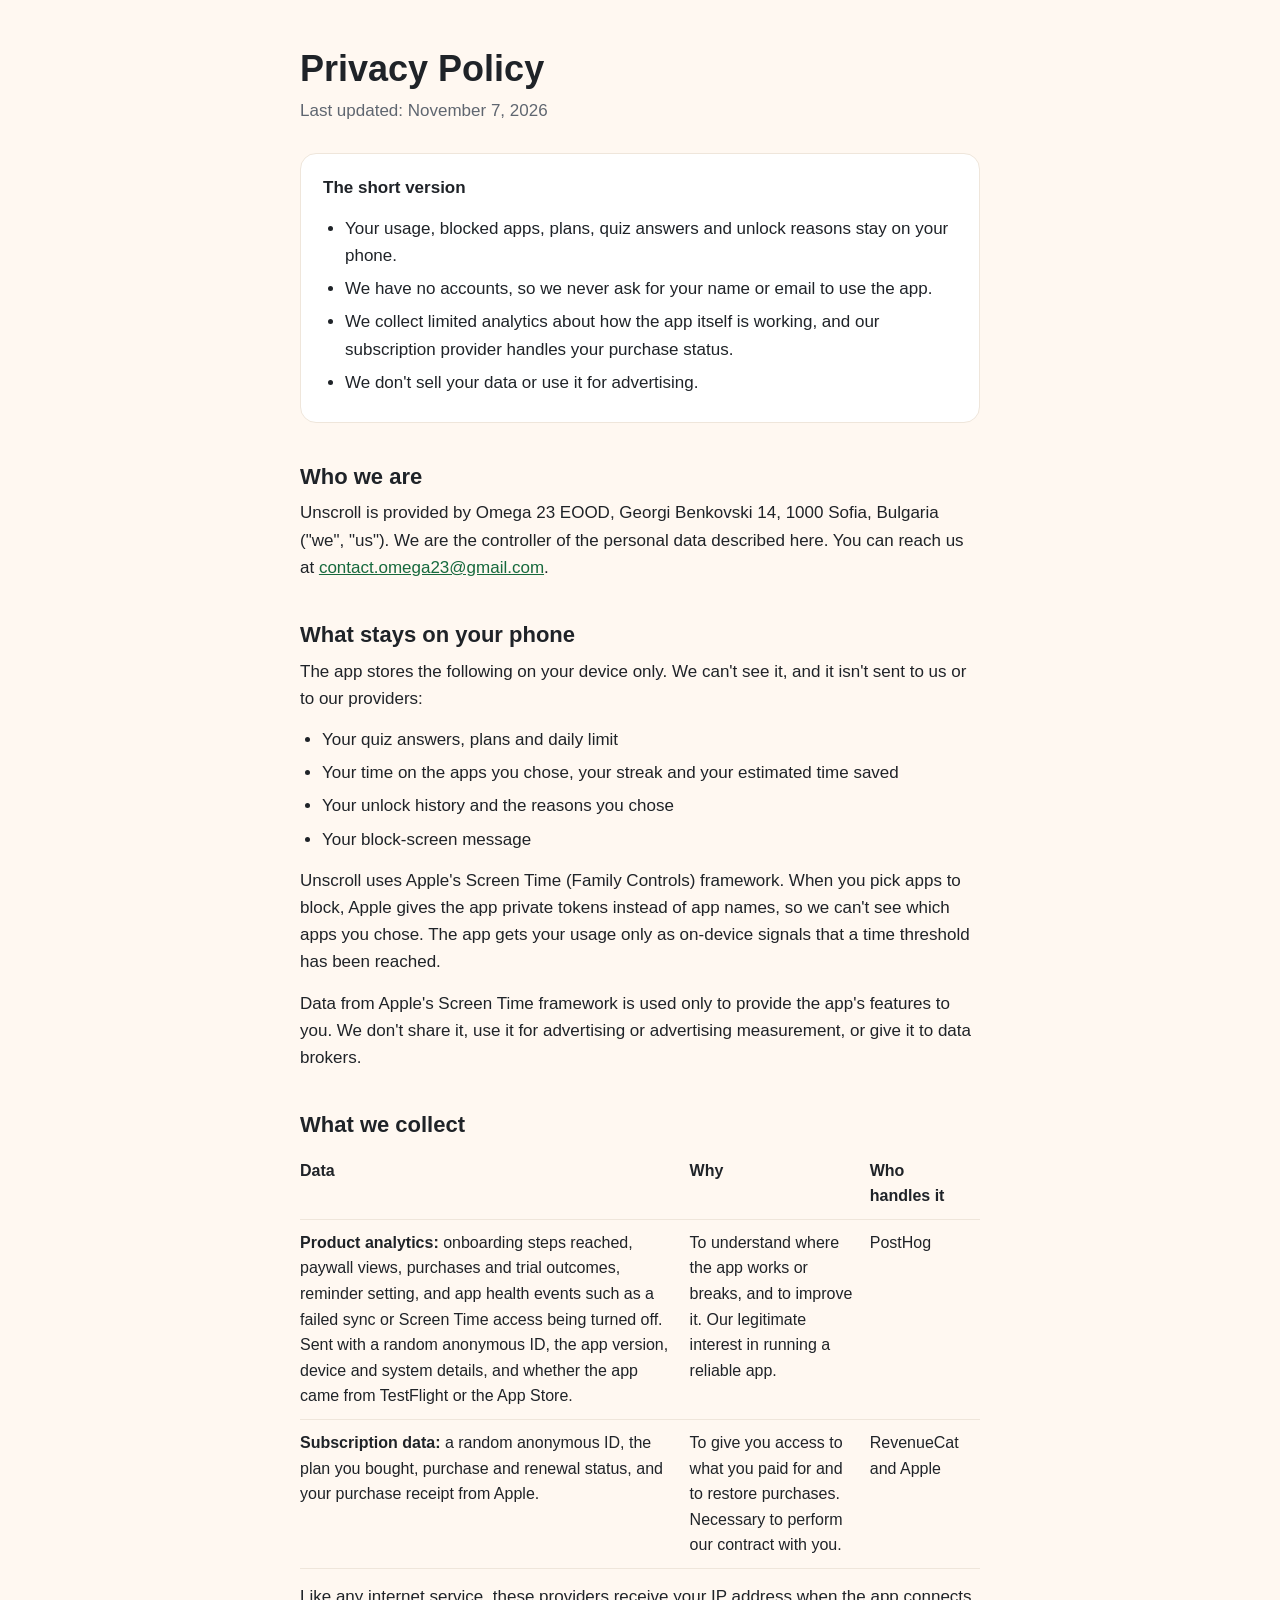
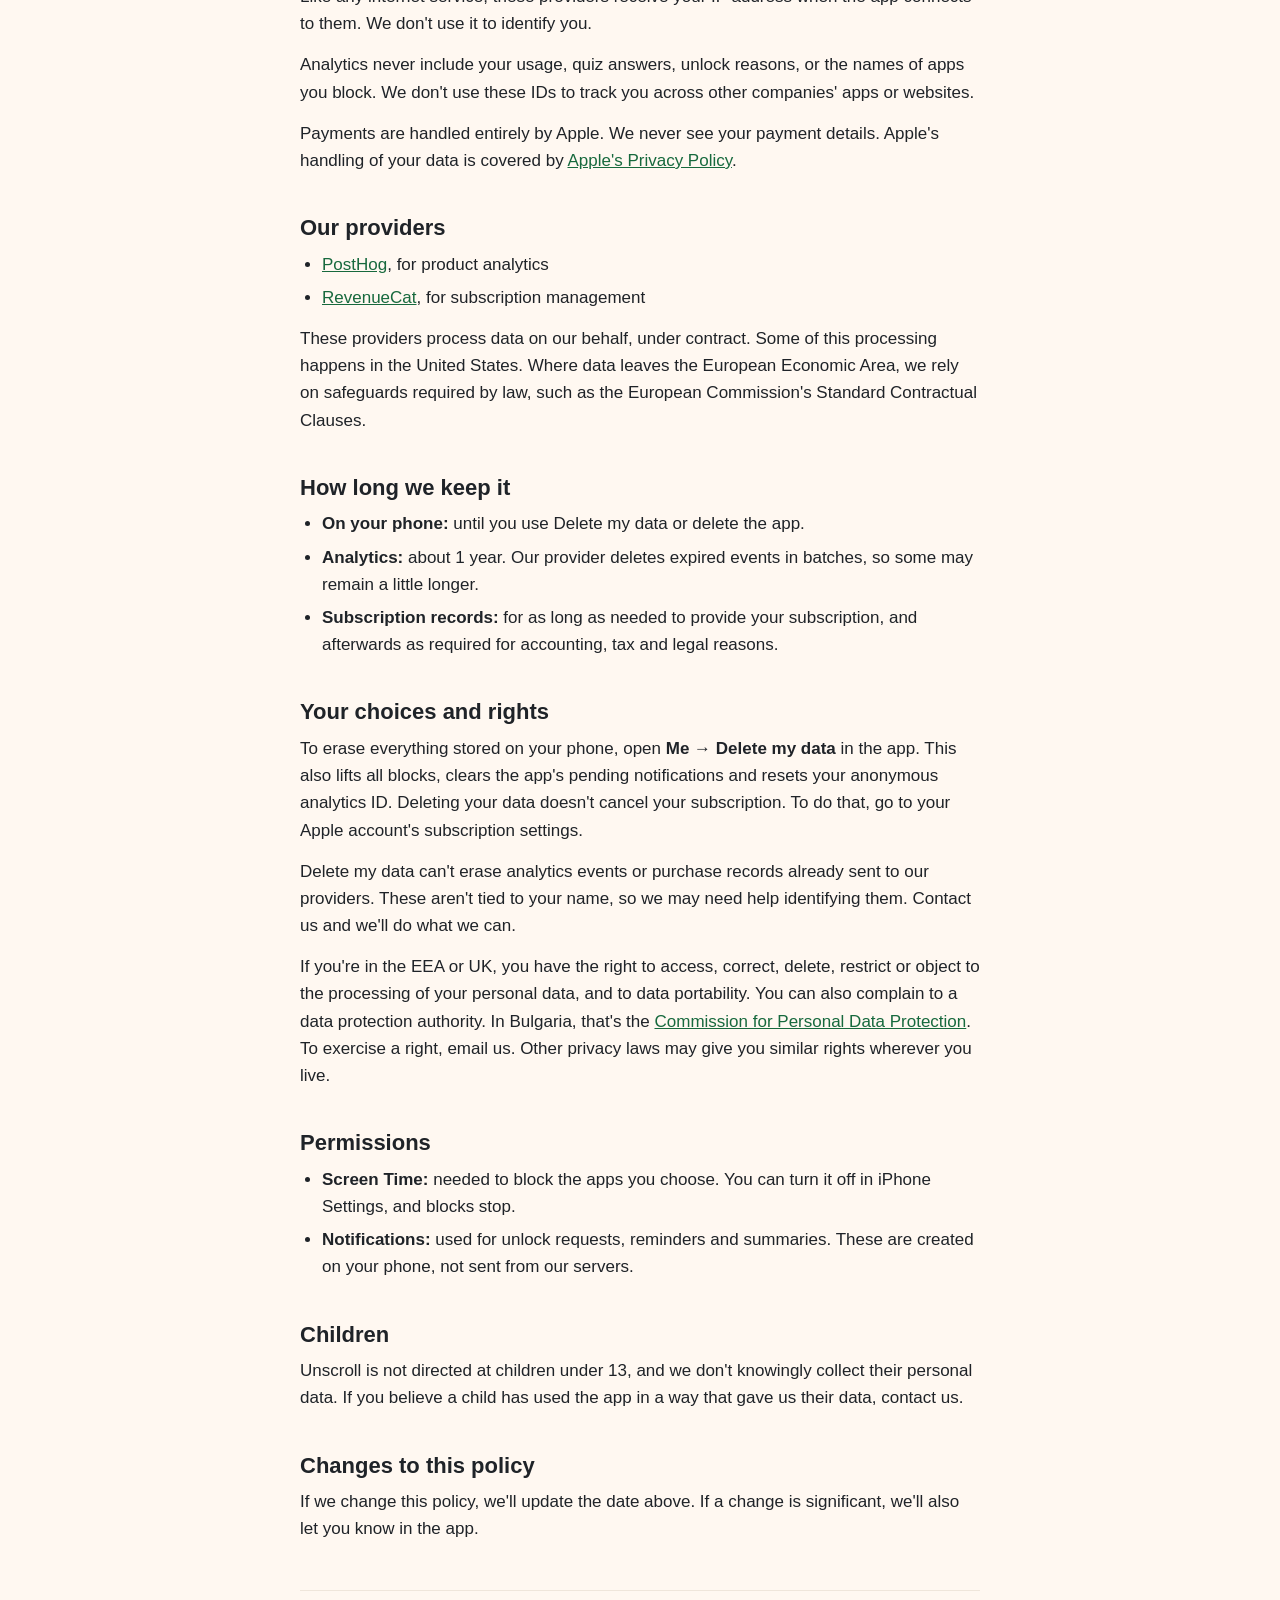
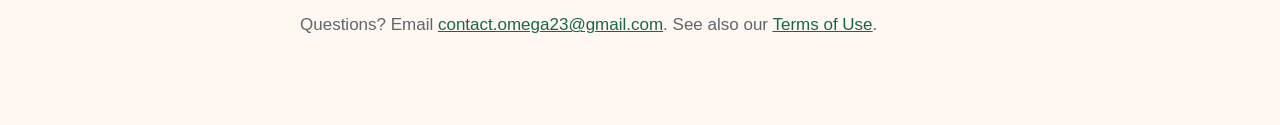
<file: legal/unscroll/privacy/index.html>
<!doctype html>
<html lang="en">
<head>
<meta charset="utf-8">
<meta name="viewport" content="width=device-width, initial-scale=1">
<title>Unscroll Privacy Policy</title>
<meta name="description" content="How the Unscroll app handles your data.">
<style>
  :root { --bg: #FFF8F1; --card: #FFFFFF; --ink: #1F2328; --muted: #5F6670; --line: #EFE6DB; --green: #17693D; }
  @media (prefers-color-scheme: dark) {
    :root { --bg: #17191C; --card: #202327; --ink: #F3F1EE; --muted: #A9AEB5; --line: #33373C; --green: #6FCF9A; }
  }
  * { box-sizing: border-box; }
  body { margin: 0; background: var(--bg); color: var(--ink); font: 17px/1.6 -apple-system, BlinkMacSystemFont, "Segoe UI", Roboto, Helvetica, Arial, sans-serif; }
  main { max-width: 720px; margin: 0 auto; padding: 48px 20px 72px; }
  h1 { font-size: 36px; line-height: 1.15; margin: 0 0 8px; }
  h2 { font-size: 22px; line-height: 1.3; margin: 40px 0 8px; }
  p, ul { margin: 0 0 14px; }
  ul { padding-left: 22px; }
  li { margin-bottom: 6px; }
  a { color: var(--green); }
  .updated { color: var(--muted); margin-bottom: 28px; }
  .summary { background: var(--card); border: 1px solid var(--line); border-radius: 16px; padding: 20px 22px; }
  .summary ul { margin-bottom: 0; }
  .table-wrap { overflow-x: auto; }
  table { width: 100%; border-collapse: collapse; margin-bottom: 14px; font-size: 16px; }
  th, td { text-align: left; vertical-align: top; padding: 10px 12px 10px 0; border-bottom: 1px solid var(--line); }
  th { font-weight: 600; }
  footer { margin-top: 48px; padding-top: 20px; border-top: 1px solid var(--line); color: var(--muted); }
</style>
</head>
<body>
<main>
  <h1>Privacy Policy</h1>
  <p class="updated">Last updated: November 7, 2026</p>

  <div class="summary">
    <p><strong>The short version</strong></p>
    <ul>
      <li>Your usage, blocked apps, plans, quiz answers and unlock reasons stay on your phone.</li>
      <li>We have no accounts, so we never ask for your name or email to use the app.</li>
      <li>We collect limited analytics about how the app itself is working, and our subscription provider handles your purchase status.</li>
      <li>We don't sell your data or use it for advertising.</li>
    </ul>
  </div>

  <h2>Who we are</h2>
  <p>Unscroll is provided by Omega 23 EOOD, Georgi Benkovski 14, 1000 Sofia, Bulgaria ("we", "us"). We are the controller of the personal data described here. You can reach us at <a href="mailto:contact.omega23@gmail.com">contact.omega23@gmail.com</a>.</p>

  <h2>What stays on your phone</h2>
  <p>The app stores the following on your device only. We can't see it, and it isn't sent to us or to our providers:</p>
  <ul>
    <li>Your quiz answers, plans and daily limit</li>
    <li>Your time on the apps you chose, your streak and your estimated time saved</li>
    <li>Your unlock history and the reasons you chose</li>
    <li>Your block-screen message</li>
  </ul>
  <p>Unscroll uses Apple's Screen Time (Family Controls) framework. When you pick apps to block, Apple gives the app private tokens instead of app names, so we can't see which apps you chose. The app gets your usage only as on-device signals that a time threshold has been reached.</p>
  <p>Data from Apple's Screen Time framework is used only to provide the app's features to you. We don't share it, use it for advertising or advertising measurement, or give it to data brokers.</p>

  <h2>What we collect</h2>
  <div class="table-wrap">
  <table>
    <thead><tr><th>Data</th><th>Why</th><th>Who handles it</th></tr></thead>
    <tbody>
      <tr>
        <td><strong>Product analytics:</strong> onboarding steps reached, paywall views, purchases and trial outcomes, reminder setting, and app health events such as a failed sync or Screen Time access being turned off. Sent with a random anonymous ID, the app version, device and system details, and whether the app came from TestFlight or the App Store.</td>
        <td>To understand where the app works or breaks, and to improve it. Our legitimate interest in running a reliable app.</td>
        <td>PostHog</td>
      </tr>
      <tr>
        <td><strong>Subscription data:</strong> a random anonymous ID, the plan you bought, purchase and renewal status, and your purchase receipt from Apple.</td>
        <td>To give you access to what you paid for and to restore purchases. Necessary to perform our contract with you.</td>
        <td>RevenueCat and Apple</td>
      </tr>
    </tbody>
  </table>
  </div>
  <p>Like any internet service, these providers receive your IP address when the app connects to them. We don't use it to identify you.</p>
  <p>Analytics never include your usage, quiz answers, unlock reasons, or the names of apps you block. We don't use these IDs to track you across other companies' apps or websites.</p>
  <p>Payments are handled entirely by Apple. We never see your payment details. Apple's handling of your data is covered by <a href="https://www.apple.com/legal/privacy/">Apple's Privacy Policy</a>.</p>

  <h2>Our providers</h2>
  <ul>
    <li><a href="https://posthog.com/privacy">PostHog</a>, for product analytics</li>
    <li><a href="https://www.revenuecat.com/privacy">RevenueCat</a>, for subscription management</li>
  </ul>
  <p>These providers process data on our behalf, under contract. Some of this processing happens in the United States. Where data leaves the European Economic Area, we rely on safeguards required by law, such as the European Commission's Standard Contractual Clauses.</p>

  <h2>How long we keep it</h2>
  <ul>
    <li><strong>On your phone:</strong> until you use Delete my data or delete the app.</li>
    <li><strong>Analytics:</strong> about 1 year. Our provider deletes expired events in batches, so some may remain a little longer.</li>
    <li><strong>Subscription records:</strong> for as long as needed to provide your subscription, and afterwards as required for accounting, tax and legal reasons.</li>
  </ul>

  <h2>Your choices and rights</h2>
  <p>To erase everything stored on your phone, open <strong>Me → Delete my data</strong> in the app. This also lifts all blocks, clears the app's pending notifications and resets your anonymous analytics ID. Deleting your data doesn't cancel your subscription. To do that, go to your Apple account's subscription settings.</p>
  <p>Delete my data can't erase analytics events or purchase records already sent to our providers. These aren't tied to your name, so we may need help identifying them. Contact us and we'll do what we can.</p>
  <p>If you're in the EEA or UK, you have the right to access, correct, delete, restrict or object to the processing of your personal data, and to data portability. You can also complain to a data protection authority. In Bulgaria, that's the <a href="https://cpdp.bg/en/">Commission for Personal Data Protection</a>. To exercise a right, email us. Other privacy laws may give you similar rights wherever you live.</p>

  <h2>Permissions</h2>
  <ul>
    <li><strong>Screen Time:</strong> needed to block the apps you choose. You can turn it off in iPhone Settings, and blocks stop.</li>
    <li><strong>Notifications:</strong> used for unlock requests, reminders and summaries. These are created on your phone, not sent from our servers.</li>
  </ul>

  <h2>Children</h2>
  <p>Unscroll is not directed at children under 13, and we don't knowingly collect their personal data. If you believe a child has used the app in a way that gave us their data, contact us.</p>

  <h2>Changes to this policy</h2>
  <p>If we change this policy, we'll update the date above. If a change is significant, we'll also let you know in the app.</p>

  <footer>
    <p>Questions? Email <a href="mailto:contact.omega23@gmail.com">contact.omega23@gmail.com</a>. See also our <a href="/legal/unscroll/terms">Terms of Use</a>.</p>
  </footer>
</main>
</body>
</html>
</file>
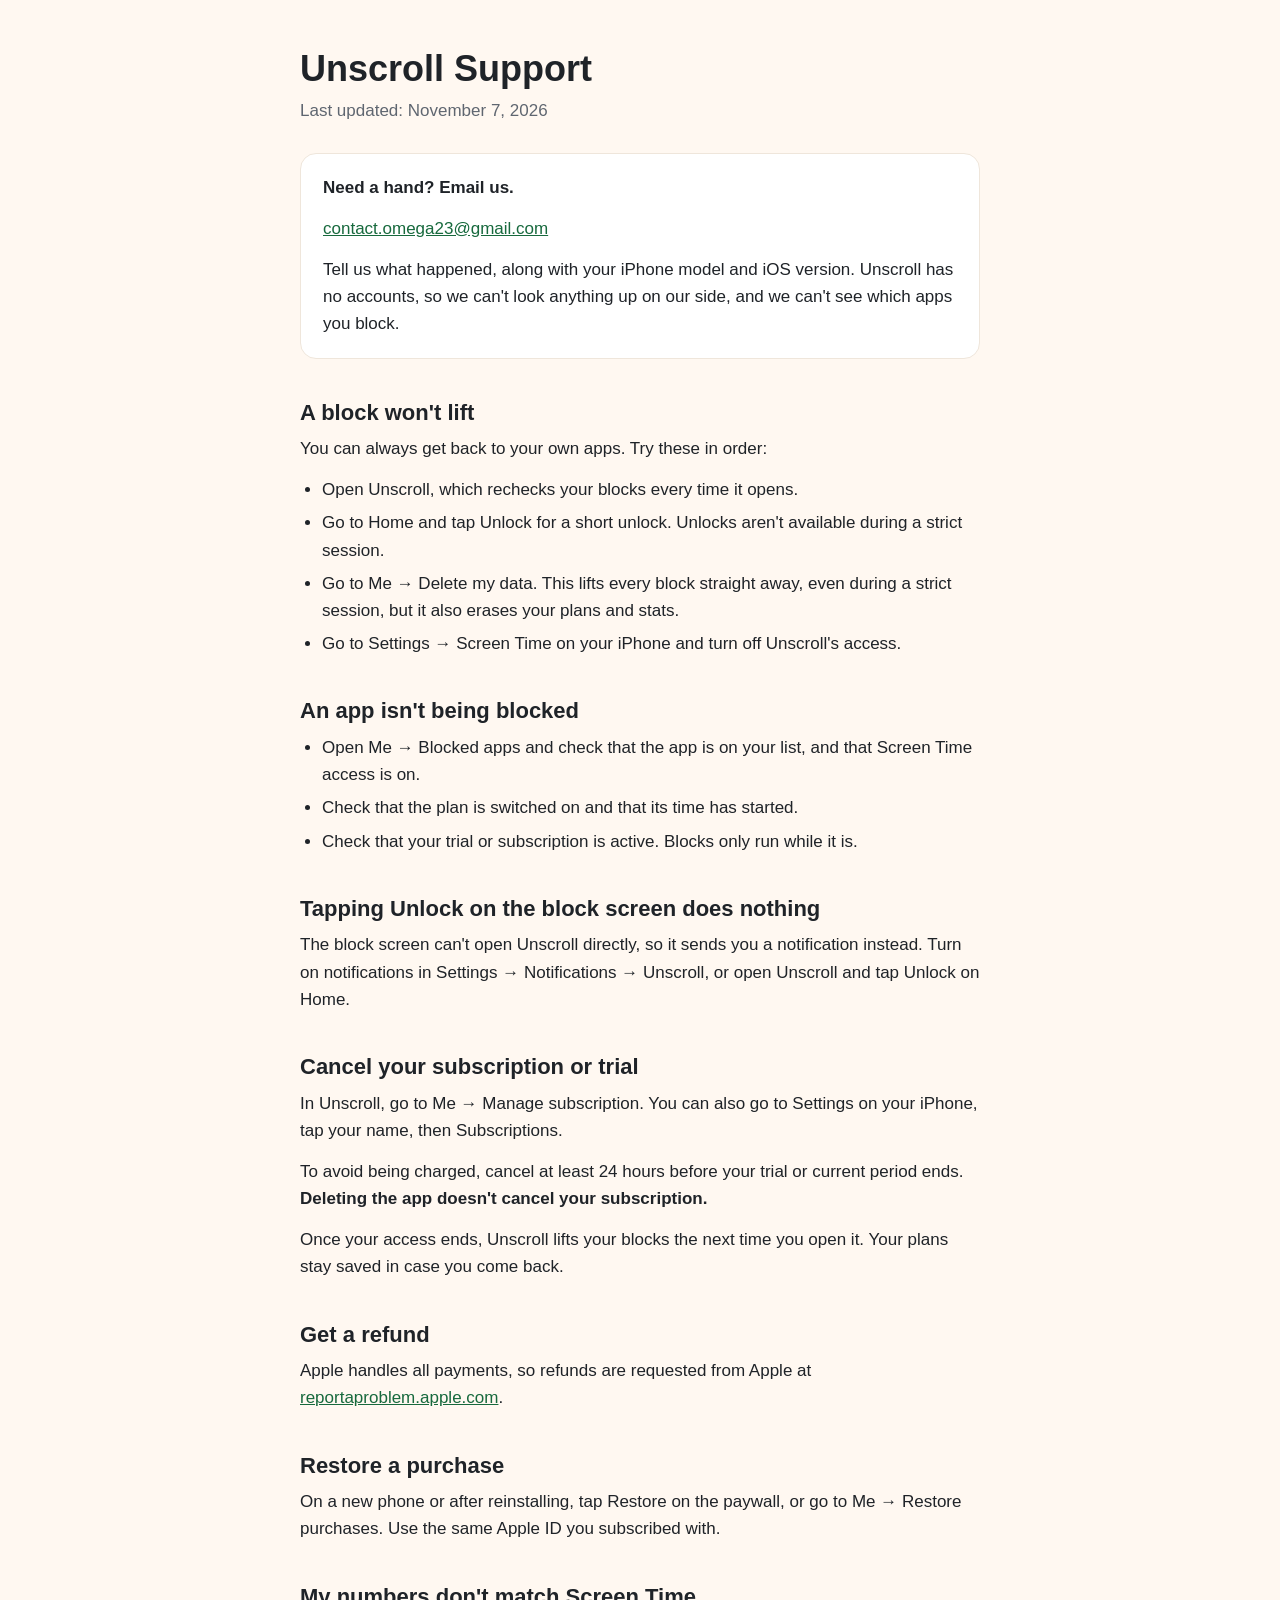
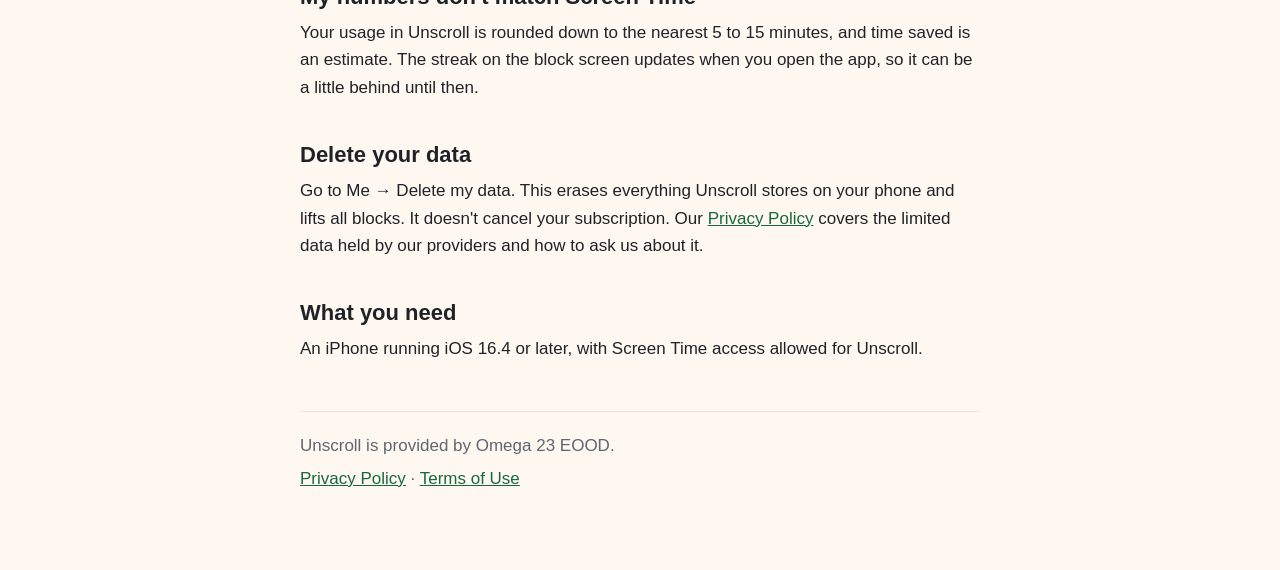
<file: legal/unscroll/support/index.html>
<!doctype html>
<html lang="en">
<head>
<meta charset="utf-8">
<meta name="viewport" content="width=device-width, initial-scale=1">
<title>Unscroll Support</title>
<meta name="description" content="Get help with the Unscroll app, your subscription and your blocks.">
<style>
  :root { --bg: #FFF8F1; --card: #FFFFFF; --ink: #1F2328; --muted: #5F6670; --line: #EFE6DB; --green: #17693D; }
  @media (prefers-color-scheme: dark) {
    :root { --bg: #17191C; --card: #202327; --ink: #F3F1EE; --muted: #A9AEB5; --line: #33373C; --green: #6FCF9A; }
  }
  * { box-sizing: border-box; }
  body { margin: 0; background: var(--bg); color: var(--ink); font: 17px/1.6 -apple-system, BlinkMacSystemFont, "Segoe UI", Roboto, Helvetica, Arial, sans-serif; }
  main { max-width: 720px; margin: 0 auto; padding: 48px 20px 72px; }
  h1 { font-size: 36px; line-height: 1.15; margin: 0 0 8px; }
  h2 { font-size: 22px; line-height: 1.3; margin: 40px 0 8px; }
  p, ul { margin: 0 0 14px; }
  ul { padding-left: 22px; }
  li { margin-bottom: 6px; }
  a { color: var(--green); overflow-wrap: anywhere; }
  .updated { color: var(--muted); margin-bottom: 28px; }
  .summary { background: var(--card); border: 1px solid var(--line); border-radius: 16px; padding: 20px 22px; }
  .summary p:last-child { margin-bottom: 0; }
  footer { margin-top: 48px; padding-top: 20px; border-top: 1px solid var(--line); color: var(--muted); }
  footer p { margin-bottom: 6px; }
</style>
</head>
<body>
<main>
  <h1>Unscroll Support</h1>
  <p class="updated">Last updated: November 7, 2026</p>

  <div class="summary">
    <p><strong>Need a hand? Email us.</strong></p>
    <p><a href="mailto:contact.omega23@gmail.com?subject=Unscroll%20support">contact.omega23@gmail.com</a></p>
    <p>Tell us what happened, along with your iPhone model and iOS version. Unscroll has no accounts, so we can't look anything up on our side, and we can't see which apps you block.</p>
  </div>

  <h2>A block won't lift</h2>
  <p>You can always get back to your own apps. Try these in order:</p>
  <ul>
    <li>Open Unscroll, which rechecks your blocks every time it opens.</li>
    <li>Go to Home and tap Unlock for a short unlock. Unlocks aren't available during a strict session.</li>
    <li>Go to Me → Delete my data. This lifts every block straight away, even during a strict session, but it also erases your plans and stats.</li>
    <li>Go to Settings → Screen Time on your iPhone and turn off Unscroll's access.</li>
  </ul>

  <h2>An app isn't being blocked</h2>
  <ul>
    <li>Open Me → Blocked apps and check that the app is on your list, and that Screen Time access is on.</li>
    <li>Check that the plan is switched on and that its time has started.</li>
    <li>Check that your trial or subscription is active. Blocks only run while it is.</li>
  </ul>

  <h2>Tapping Unlock on the block screen does nothing</h2>
  <p>The block screen can't open Unscroll directly, so it sends you a notification instead. Turn on notifications in Settings → Notifications → Unscroll, or open Unscroll and tap Unlock on Home.</p>

  <h2>Cancel your subscription or trial</h2>
  <p>In Unscroll, go to Me → Manage subscription. You can also go to Settings on your iPhone, tap your name, then Subscriptions.</p>
  <p>To avoid being charged, cancel at least 24 hours before your trial or current period ends. <strong>Deleting the app doesn't cancel your subscription.</strong></p>
  <p>Once your access ends, Unscroll lifts your blocks the next time you open it. Your plans stay saved in case you come back.</p>

  <h2>Get a refund</h2>
  <p>Apple handles all payments, so refunds are requested from Apple at <a href="https://reportaproblem.apple.com">reportaproblem.apple.com</a>.</p>

  <h2>Restore a purchase</h2>
  <p>On a new phone or after reinstalling, tap Restore on the paywall, or go to Me → Restore purchases. Use the same Apple ID you subscribed with.</p>

  <h2>My numbers don't match Screen Time</h2>
  <p>Your usage in Unscroll is rounded down to the nearest 5 to 15 minutes, and time saved is an estimate. The streak on the block screen updates when you open the app, so it can be a little behind until then.</p>

  <h2>Delete your data</h2>
  <p>Go to Me → Delete my data. This erases everything Unscroll stores on your phone and lifts all blocks. It doesn't cancel your subscription. Our <a href="https://omega23.eu/legal/unscroll/privacy/">Privacy Policy</a> covers the limited data held by our providers and how to ask us about it.</p>

  <h2>What you need</h2>
  <p>An iPhone running iOS 16.4 or later, with Screen Time access allowed for Unscroll.</p>

  <footer>
    <p>Unscroll is provided by Omega 23 EOOD.</p>
    <p><a href="https://omega23.eu/legal/unscroll/privacy/">Privacy Policy</a> · <a href="https://omega23.eu/legal/unscroll/terms/">Terms of Use</a></p>
  </footer>
</main>
</body>
</html>
</file>
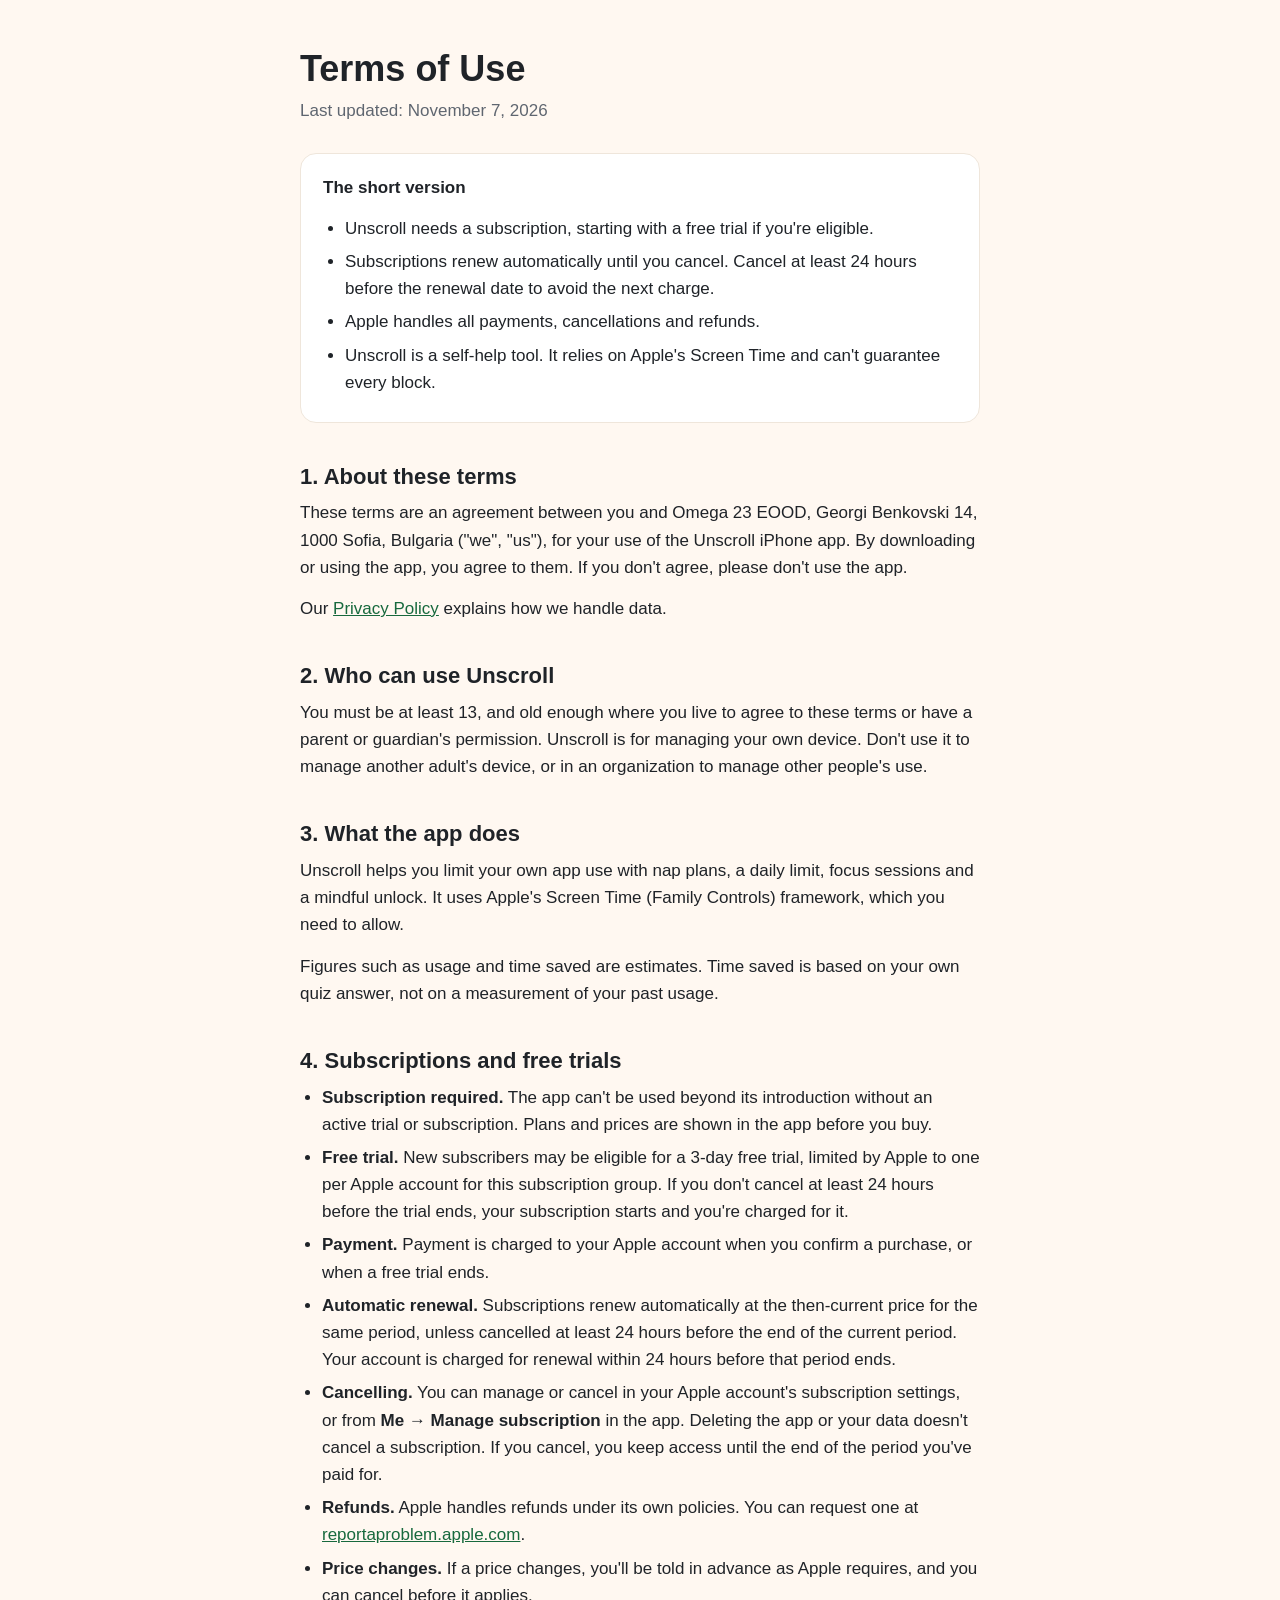
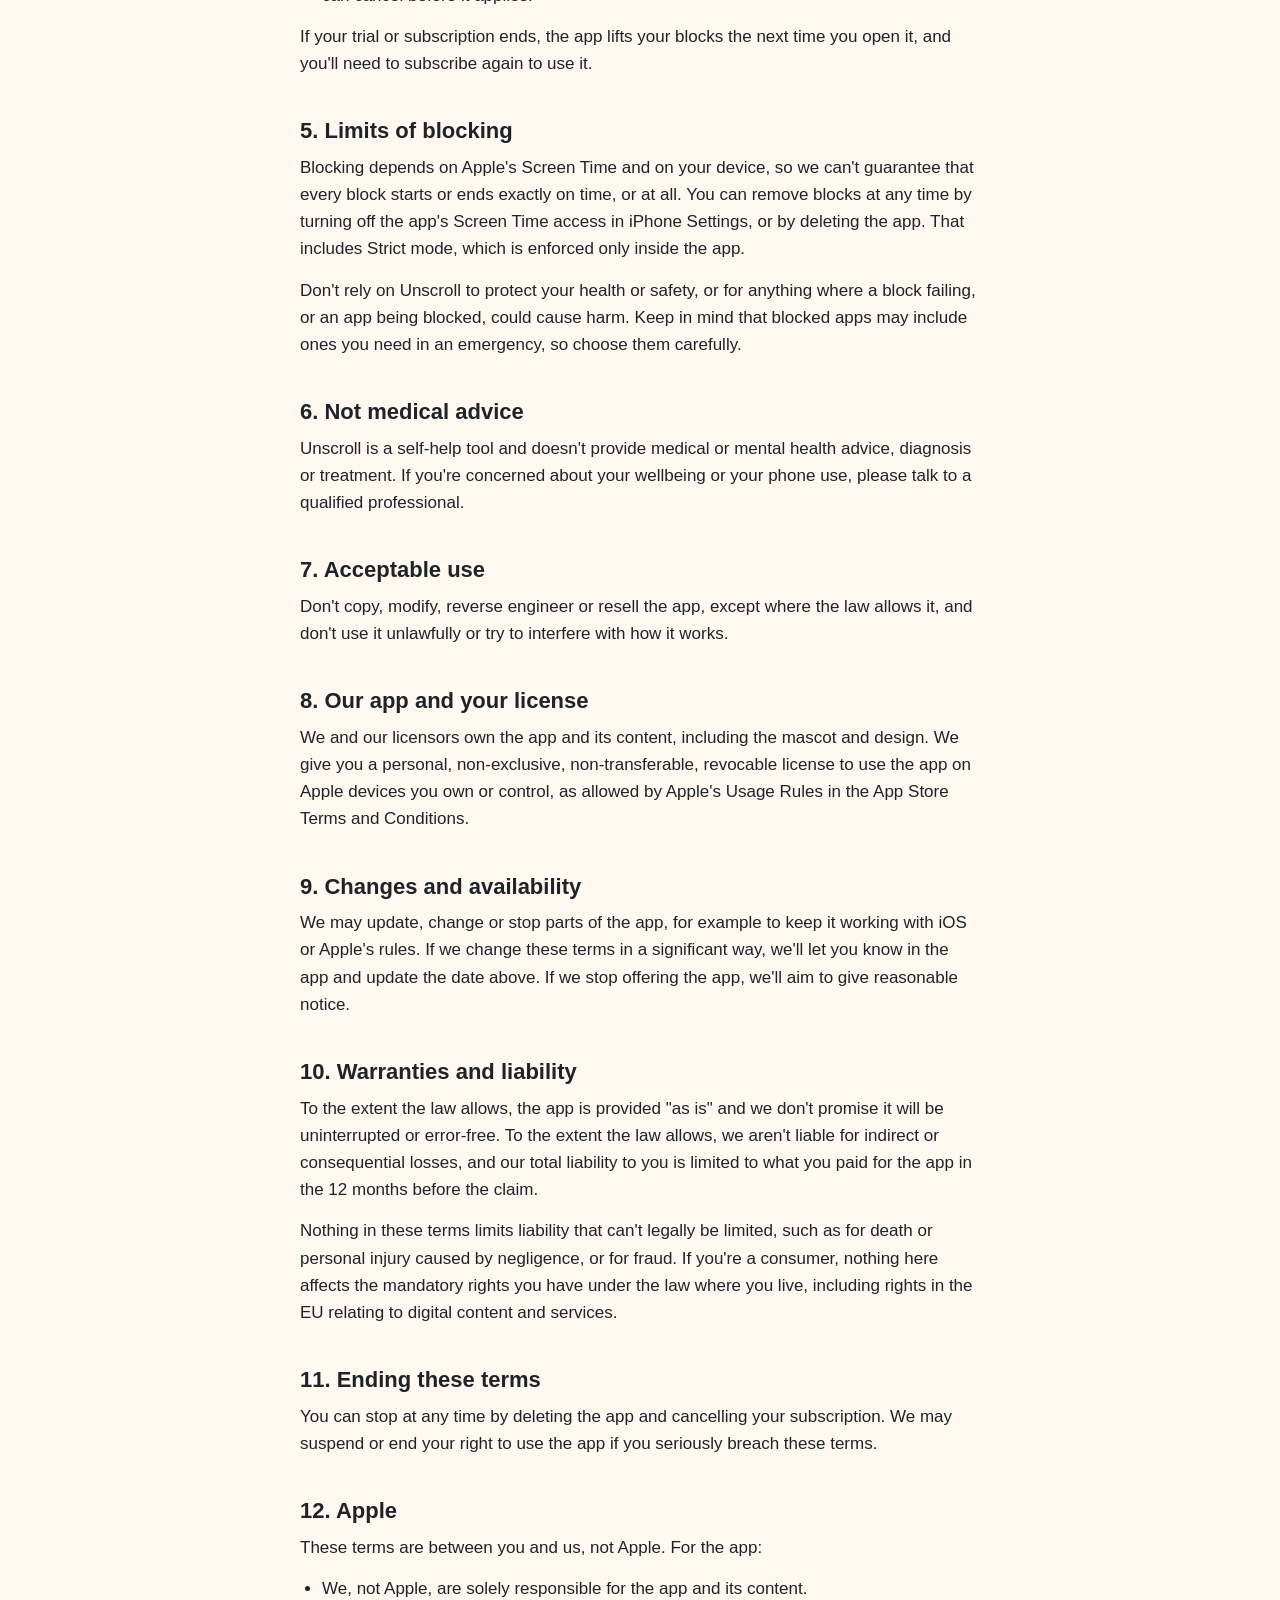
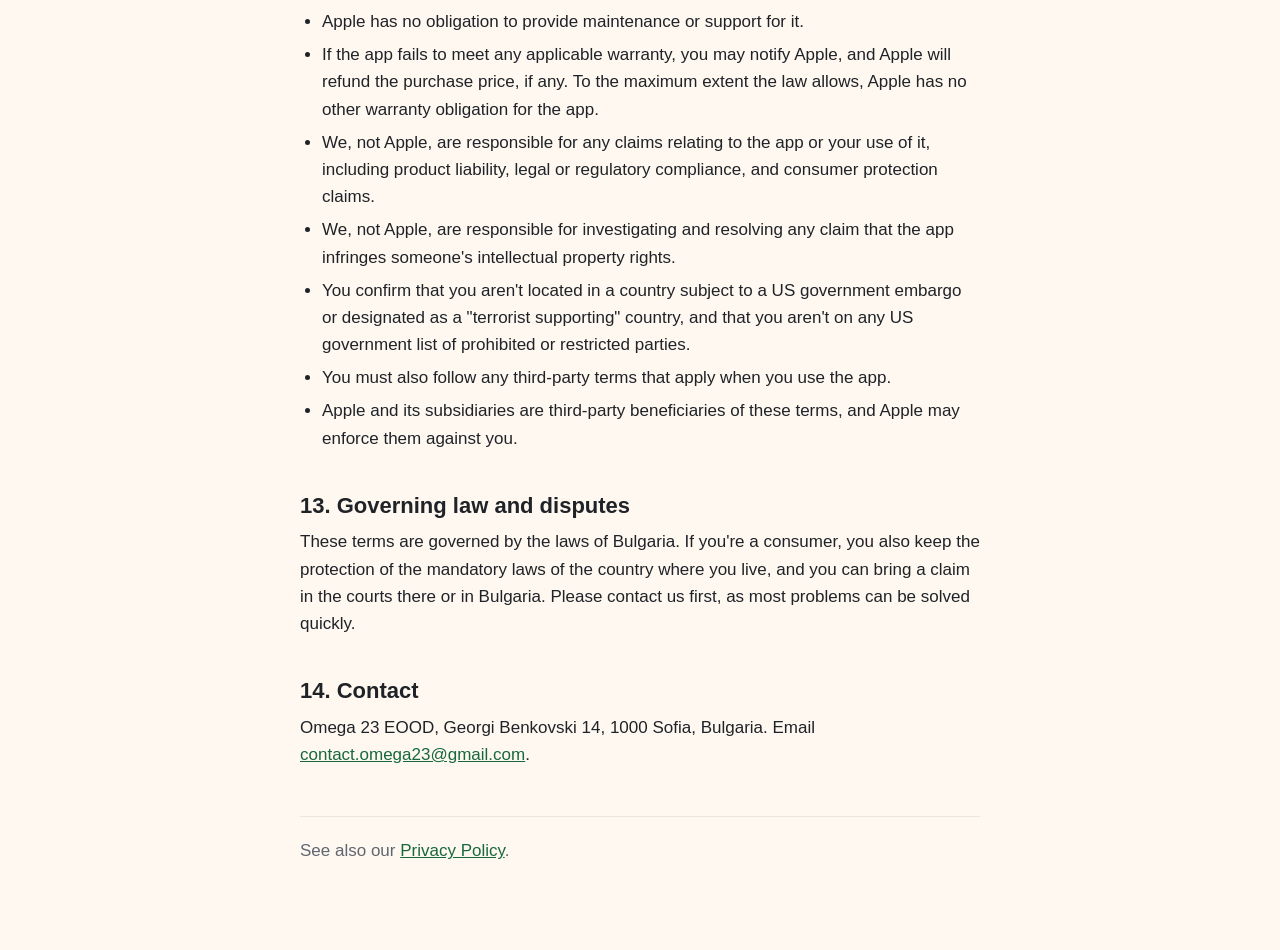
<file: legal/unscroll/terms/index.html>
<!doctype html>
<html lang="en">
<head>
<meta charset="utf-8">
<meta name="viewport" content="width=device-width, initial-scale=1">
<title>Unscroll Terms of Use</title>
<meta name="description" content="The terms for using the Unscroll app, including subscriptions and free trials.">
<style>
  :root { --bg: #FFF8F1; --card: #FFFFFF; --ink: #1F2328; --muted: #5F6670; --line: #EFE6DB; --green: #17693D; }
  @media (prefers-color-scheme: dark) {
    :root { --bg: #17191C; --card: #202327; --ink: #F3F1EE; --muted: #A9AEB5; --line: #33373C; --green: #6FCF9A; }
  }
  * { box-sizing: border-box; }
  body { margin: 0; background: var(--bg); color: var(--ink); font: 17px/1.6 -apple-system, BlinkMacSystemFont, "Segoe UI", Roboto, Helvetica, Arial, sans-serif; }
  main { max-width: 720px; margin: 0 auto; padding: 48px 20px 72px; }
  h1 { font-size: 36px; line-height: 1.15; margin: 0 0 8px; }
  h2 { font-size: 22px; line-height: 1.3; margin: 40px 0 8px; }
  p, ul { margin: 0 0 14px; }
  ul { padding-left: 22px; }
  li { margin-bottom: 6px; }
  a { color: var(--green); }
  .updated { color: var(--muted); margin-bottom: 28px; }
  .summary { background: var(--card); border: 1px solid var(--line); border-radius: 16px; padding: 20px 22px; }
  .summary ul { margin-bottom: 0; }
  footer { margin-top: 48px; padding-top: 20px; border-top: 1px solid var(--line); color: var(--muted); }
</style>
</head>
<body>
<main>
  <h1>Terms of Use</h1>
  <p class="updated">Last updated: November 7, 2026</p>

  <div class="summary">
    <p><strong>The short version</strong></p>
    <ul>
      <li>Unscroll needs a subscription, starting with a free trial if you're eligible.</li>
      <li>Subscriptions renew automatically until you cancel. Cancel at least 24 hours before the renewal date to avoid the next charge.</li>
      <li>Apple handles all payments, cancellations and refunds.</li>
      <li>Unscroll is a self-help tool. It relies on Apple's Screen Time and can't guarantee every block.</li>
    </ul>
  </div>

  <h2>1. About these terms</h2>
  <p>These terms are an agreement between you and Omega 23 EOOD, Georgi Benkovski 14, 1000 Sofia, Bulgaria ("we", "us"), for your use of the Unscroll iPhone app. By downloading or using the app, you agree to them. If you don't agree, please don't use the app.</p>
  <p>Our <a href="/legal/unscroll/privacy">Privacy Policy</a> explains how we handle data.</p>

  <h2>2. Who can use Unscroll</h2>
  <p>You must be at least 13, and old enough where you live to agree to these terms or have a parent or guardian's permission. Unscroll is for managing your own device. Don't use it to manage another adult's device, or in an organization to manage other people's use.</p>

  <h2>3. What the app does</h2>
  <p>Unscroll helps you limit your own app use with nap plans, a daily limit, focus sessions and a mindful unlock. It uses Apple's Screen Time (Family Controls) framework, which you need to allow.</p>
  <p>Figures such as usage and time saved are estimates. Time saved is based on your own quiz answer, not on a measurement of your past usage.</p>

  <h2>4. Subscriptions and free trials</h2>
  <ul>
    <li><strong>Subscription required.</strong> The app can't be used beyond its introduction without an active trial or subscription. Plans and prices are shown in the app before you buy.</li>
    <li><strong>Free trial.</strong> New subscribers may be eligible for a 3-day free trial, limited by Apple to one per Apple account for this subscription group. If you don't cancel at least 24 hours before the trial ends, your subscription starts and you're charged for it.</li>
    <li><strong>Payment.</strong> Payment is charged to your Apple account when you confirm a purchase, or when a free trial ends.</li>
    <li><strong>Automatic renewal.</strong> Subscriptions renew automatically at the then-current price for the same period, unless cancelled at least 24 hours before the end of the current period. Your account is charged for renewal within 24 hours before that period ends.</li>
    <li><strong>Cancelling.</strong> You can manage or cancel in your Apple account's subscription settings, or from <strong>Me → Manage subscription</strong> in the app. Deleting the app or your data doesn't cancel a subscription. If you cancel, you keep access until the end of the period you've paid for.</li>
    <li><strong>Refunds.</strong> Apple handles refunds under its own policies. You can request one at <a href="https://reportaproblem.apple.com">reportaproblem.apple.com</a>.</li>
    <li><strong>Price changes.</strong> If a price changes, you'll be told in advance as Apple requires, and you can cancel before it applies.</li>
  </ul>
  <p>If your trial or subscription ends, the app lifts your blocks the next time you open it, and you'll need to subscribe again to use it.</p>

  <h2>5. Limits of blocking</h2>
  <p>Blocking depends on Apple's Screen Time and on your device, so we can't guarantee that every block starts or ends exactly on time, or at all. You can remove blocks at any time by turning off the app's Screen Time access in iPhone Settings, or by deleting the app. That includes Strict mode, which is enforced only inside the app.</p>
  <p>Don't rely on Unscroll to protect your health or safety, or for anything where a block failing, or an app being blocked, could cause harm. Keep in mind that blocked apps may include ones you need in an emergency, so choose them carefully.</p>

  <h2>6. Not medical advice</h2>
  <p>Unscroll is a self-help tool and doesn't provide medical or mental health advice, diagnosis or treatment. If you're concerned about your wellbeing or your phone use, please talk to a qualified professional.</p>

  <h2>7. Acceptable use</h2>
  <p>Don't copy, modify, reverse engineer or resell the app, except where the law allows it, and don't use it unlawfully or try to interfere with how it works.</p>

  <h2>8. Our app and your license</h2>
  <p>We and our licensors own the app and its content, including the mascot and design. We give you a personal, non-exclusive, non-transferable, revocable license to use the app on Apple devices you own or control, as allowed by Apple's Usage Rules in the App Store Terms and Conditions.</p>

  <h2>9. Changes and availability</h2>
  <p>We may update, change or stop parts of the app, for example to keep it working with iOS or Apple's rules. If we change these terms in a significant way, we'll let you know in the app and update the date above. If we stop offering the app, we'll aim to give reasonable notice.</p>

  <h2>10. Warranties and liability</h2>
  <p>To the extent the law allows, the app is provided "as is" and we don't promise it will be uninterrupted or error-free. To the extent the law allows, we aren't liable for indirect or consequential losses, and our total liability to you is limited to what you paid for the app in the 12 months before the claim.</p>
  <p>Nothing in these terms limits liability that can't legally be limited, such as for death or personal injury caused by negligence, or for fraud. If you're a consumer, nothing here affects the mandatory rights you have under the law where you live, including rights in the EU relating to digital content and services.</p>

  <h2>11. Ending these terms</h2>
  <p>You can stop at any time by deleting the app and cancelling your subscription. We may suspend or end your right to use the app if you seriously breach these terms.</p>

  <h2>12. Apple</h2>
  <p>These terms are between you and us, not Apple. For the app:</p>
  <ul>
    <li>We, not Apple, are solely responsible for the app and its content.</li>
    <li>Apple has no obligation to provide maintenance or support for it.</li>
    <li>If the app fails to meet any applicable warranty, you may notify Apple, and Apple will refund the purchase price, if any. To the maximum extent the law allows, Apple has no other warranty obligation for the app.</li>
    <li>We, not Apple, are responsible for any claims relating to the app or your use of it, including product liability, legal or regulatory compliance, and consumer protection claims.</li>
    <li>We, not Apple, are responsible for investigating and resolving any claim that the app infringes someone's intellectual property rights.</li>
    <li>You confirm that you aren't located in a country subject to a US government embargo or designated as a "terrorist supporting" country, and that you aren't on any US government list of prohibited or restricted parties.</li>
    <li>You must also follow any third-party terms that apply when you use the app.</li>
    <li>Apple and its subsidiaries are third-party beneficiaries of these terms, and Apple may enforce them against you.</li>
  </ul>

  <h2>13. Governing law and disputes</h2>
  <p>These terms are governed by the laws of Bulgaria. If you're a consumer, you also keep the protection of the mandatory laws of the country where you live, and you can bring a claim in the courts there or in Bulgaria. Please contact us first, as most problems can be solved quickly.</p>

  <h2>14. Contact</h2>
  <p>Omega 23 EOOD, Georgi Benkovski 14, 1000 Sofia, Bulgaria. Email <a href="mailto:contact.omega23@gmail.com">contact.omega23@gmail.com</a>.</p>

  <footer>
    <p>See also our <a href="/legal/unscroll/privacy">Privacy Policy</a>.</p>
  </footer>
</main>
</body>
</html>
</file>
<file: style.css>
:root {
    --bg-color: #0a0a0a;
    --card-bg: #171717;
    --text-primary: #ffffff;
    --text-secondary: #a3a3a3;
    --accent-primary: #8b5cf6;
    /* Violet */
    --accent-secondary: #ec4899;
    /* Pink */
    --gradient-main: linear-gradient(135deg, var(--accent-primary), var(--accent-secondary));
    --nav-height: 80px;
    --border-radius: 16px;
    --transition: all 0.3s ease;
}

* {
    margin: 0;
    padding: 0;
    box-sizing: border-box;
}

html {
    scroll-behavior: smooth;
}

body {
    font-family: 'Outfit', sans-serif;
    background-color: var(--bg-color);
    color: var(--text-primary);
    line-height: 1.6;
    overflow-x: hidden;
}

/* Typography */
h1,
h2,
h3 {
    font-weight: 700;
    line-height: 1.2;
}

a {
    text-decoration: none;
    color: inherit;
}

ul {
    list-style: none;
}

/* Utility Classes */
.container {
    max-width: 1200px;
    margin: 0 auto;
    padding: 0 20px;
}

.gradient-text {
    background: var(--gradient-main);
    -webkit-background-clip: text;
    -webkit-text-fill-color: transparent;
    background-clip: text;
}

.btn-primary {
    background: var(--gradient-main);
    color: white;
    padding: 12px 32px;
    border-radius: 50px;
    font-weight: 600;
    transition: var(--transition);
    display: inline-block;
    border: 2px solid transparent;
}

.btn-primary:hover {
    transform: translateY(-2px);
    box-shadow: 0 10px 20px rgba(139, 92, 246, 0.3);
}

.btn-secondary {
    background: transparent;
    color: white;
    padding: 12px 32px;
    border-radius: 50px;
    font-weight: 600;
    border: 2px solid rgba(255, 255, 255, 0.2);
    transition: var(--transition);
    display: inline-block;
}

.btn-secondary:hover {
    border-color: white;
    background: rgba(255, 255, 255, 0.05);
}

/* Navbar */
.navbar {
    height: var(--nav-height);
    position: fixed;
    top: 0;
    left: 0;
    width: 100%;
    z-index: 1000;
    background: rgba(10, 10, 10, 0.8);
    backdrop-filter: blur(10px);
    border-bottom: 1px solid rgba(255, 255, 255, 0.05);
}

.nav-container {
    height: 100%;
    display: flex;
    justify-content: space-between;
    align-items: center;
}

.logo {
    font-size: 1.5rem;
    font-weight: 700;
    letter-spacing: -0.5px;
}

.nav-links {
    display: flex;
    gap: 40px;
    align-items: center;
}

.nav-links a:not(.btn-primary) {
    color: var(--text-secondary);
    transition: var(--transition);
    font-weight: 500;
}

.nav-links a:not(.btn-primary):hover {
    color: white;
}

.hamburger {
    display: none;
    cursor: pointer;
}

.hamburger span {
    display: block;
    width: 25px;
    height: 3px;
    background-color: white;
    margin: 5px 0;
    transition: var(--transition);
}

/* Hero Section */
.hero {
    height: 100vh;
    display: flex;
    align-items: center;
    position: relative;
    padding-top: var(--nav-height);
    overflow: hidden;
}

.hero-content {
    position: relative;
    z-index: 2;
    max-width: 800px;
}

.hero-title {
    font-size: 4rem;
    margin-bottom: 20px;
    letter-spacing: -1px;
}

.hero-subtitle {
    font-size: 1.25rem;
    color: var(--text-secondary);
    margin-bottom: 40px;
    max-width: 600px;
}

.hero-buttons {
    display: flex;
    gap: 20px;
}

.hero-background {
    position: absolute;
    top: 50%;
    right: -10%;
    width: 600px;
    height: 600px;
    background: var(--gradient-main);
    filter: blur(150px);
    opacity: 0.2;
    border-radius: 50%;
    z-index: 1;
    animation: float 10s infinite ease-in-out;
}

@keyframes float {

    0%,
    100% {
        transform: translate(0, 0);
    }

    50% {
        transform: translate(-30px, 30px);
    }
}

/* Sections */
.section {
    padding: 100px 0;
}

.section-title {
    font-size: 2.5rem;
    margin-bottom: 60px;
    text-align: center;
}

/* Services Grid */
.grid-3 {
    display: grid;
    grid-template-columns: repeat(auto-fit, minmax(300px, 1fr));
    gap: 30px;
}

.card {
    background: var(--card-bg);
    border: 1px solid rgba(255, 255, 255, 0.05);
    border-radius: var(--border-radius);
    padding: 40px;
    transition: var(--transition);
}

.card:hover {
    transform: translateY(-5px);
    border-color: rgba(139, 92, 246, 0.3);
    box-shadow: 0 20px 40px rgba(0, 0, 0, 0.2);
}

.service-card .icon-box {
    font-size: 3rem;
    margin-bottom: 20px;
}

.service-card h3 {
    margin-bottom: 15px;
    font-size: 1.5rem;
}

.service-card p {
    color: var(--text-secondary);
}

/* Products Grid */
.grid-2 {
    display: grid;
    grid-template-columns: repeat(auto-fit, minmax(400px, 1fr));
    gap: 40px;
}

.product-card {
    position: relative;
    overflow: hidden;
}

.badge {
    background: rgba(139, 92, 246, 0.1);
    color: var(--accent-primary);
    padding: 6px 12px;
    border-radius: 20px;
    font-size: 0.875rem;
    font-weight: 600;
    display: inline-block;
    margin-bottom: 20px;
}

.product-card h3 {
    font-size: 2rem;
    margin-bottom: 15px;
}

.product-card p {
    color: var(--text-secondary);
    margin-bottom: 30px;
}

.feature-list {
    margin-bottom: 30px;
}

.feature-list li {
    margin-bottom: 10px;
    color: var(--text-secondary);
    display: flex;
    align-items: center;
    gap: 10px;
}

.btn-text {
    color: var(--accent-primary);
    font-weight: 600;
    display: inline-flex;
    align-items: center;
    gap: 5px;
    transition: var(--transition);
}

.btn-text:hover {
    gap: 10px;
    color: white;
}

/* Footer */
.footer {
    border-top: 1px solid rgba(255, 255, 255, 0.05);
    padding: 80px 0 40px;
    margin-top: 50px;
}

.footer-content {
    display: flex;
    justify-content: space-between;
    align-items: center;
    margin-bottom: 60px;
}

.footer-brand h2 {
    font-size: 2rem;
    margin-bottom: 10px;
}

.footer-brand p {
    color: var(--text-secondary);
}

.footer-links {
    display: flex;
    gap: 30px;
}

.footer-links a {
    color: var(--text-secondary);
    transition: var(--transition);
}

.footer-links a:hover {
    color: white;
}

.footer-bottom {
    text-align: center;
    color: var(--text-secondary);
    font-size: 0.875rem;
}

/* Responsive Design */
@media (max-width: 768px) {
    .hero-title {
        font-size: 3rem;
    }

    .hamburger {
        display: block;
        z-index: 1001;
    }

    .nav-links {
        position: fixed;
        top: 0;
        right: -100%;
        height: 100vh;
        width: 70%;
        background: var(--card-bg);
        flex-direction: column;
        justify-content: center;
        transition: var(--transition);
        box-shadow: -10px 0 30px rgba(0, 0, 0, 0.5);
    }

    .nav-links.active {
        right: 0;
    }

    .grid-2 {
        grid-template-columns: 1fr;
    }

    .footer-content {
        flex-direction: column;
        gap: 40px;
        text-align: center;
    }
}

/* Legal Pages */
.legal {
    max-width: 760px;
    margin: 0 auto;
    padding: calc(var(--nav-height) + 60px) 20px 40px;
    color: var(--text-secondary);
}

.legal-eyebrow {
    font-size: 0.875rem;
    font-weight: 700;
    letter-spacing: 1px;
    text-transform: uppercase;
    color: var(--accent-primary);
}

.legal h1 {
    font-size: 3rem;
    color: var(--text-primary);
    letter-spacing: -1px;
    margin: 8px 0;
}

.legal-meta {
    margin-bottom: 40px;
}

.legal h2 {
    font-size: 1.5rem;
    color: var(--text-primary);
    margin: 48px 0 16px;
}

.legal h3 {
    font-size: 1.1rem;
    color: var(--text-primary);
    margin: 28px 0 10px;
}

.legal p {
    margin-bottom: 16px;
}

.legal strong {
    color: var(--text-primary);
}

.legal ul {
    list-style: disc;
    padding-left: 24px;
    margin-bottom: 16px;
}

.legal li {
    margin-bottom: 8px;
}

.legal a {
    color: var(--accent-primary);
    transition: var(--transition);
}

.legal a:hover {
    color: var(--accent-secondary);
}

.legal-callout {
    background: rgba(139, 92, 246, 0.08);
    border: 1px solid rgba(139, 92, 246, 0.2);
    border-radius: var(--border-radius);
    padding: 20px 24px;
    margin: 24px 0 32px;
}

.legal-callout p {
    margin: 8px 0 20px;
}

.legal .btn-primary,
.legal .btn-primary:hover {
    color: white;
}

.legal-caps {
    text-transform: uppercase;
    font-size: 0.875rem;
}

.legal-table-wrap {
    overflow-x: auto;
    margin: 16px 0 24px;
}

.legal table {
    width: 100%;
    border-collapse: collapse;
    font-size: 0.95rem;
}

.legal th,
.legal td {
    text-align: left;
    vertical-align: top;
    padding: 12px 16px 12px 0;
    border-bottom: 1px solid rgba(255, 255, 255, 0.08);
}

.legal th {
    color: var(--text-primary);
    border-bottom-width: 2px;
}

@media (max-width: 768px) {
    .legal h1 {
        font-size: 2.25rem;
    }
}

.coming-soon {
    color: var(--accent-secondary);
    font-weight: 600;
    font-size: 0.9rem;
    letter-spacing: 1px;
    text-transform: uppercase;
    display: inline-block;
    margin-top: 10px;
}
</file>
